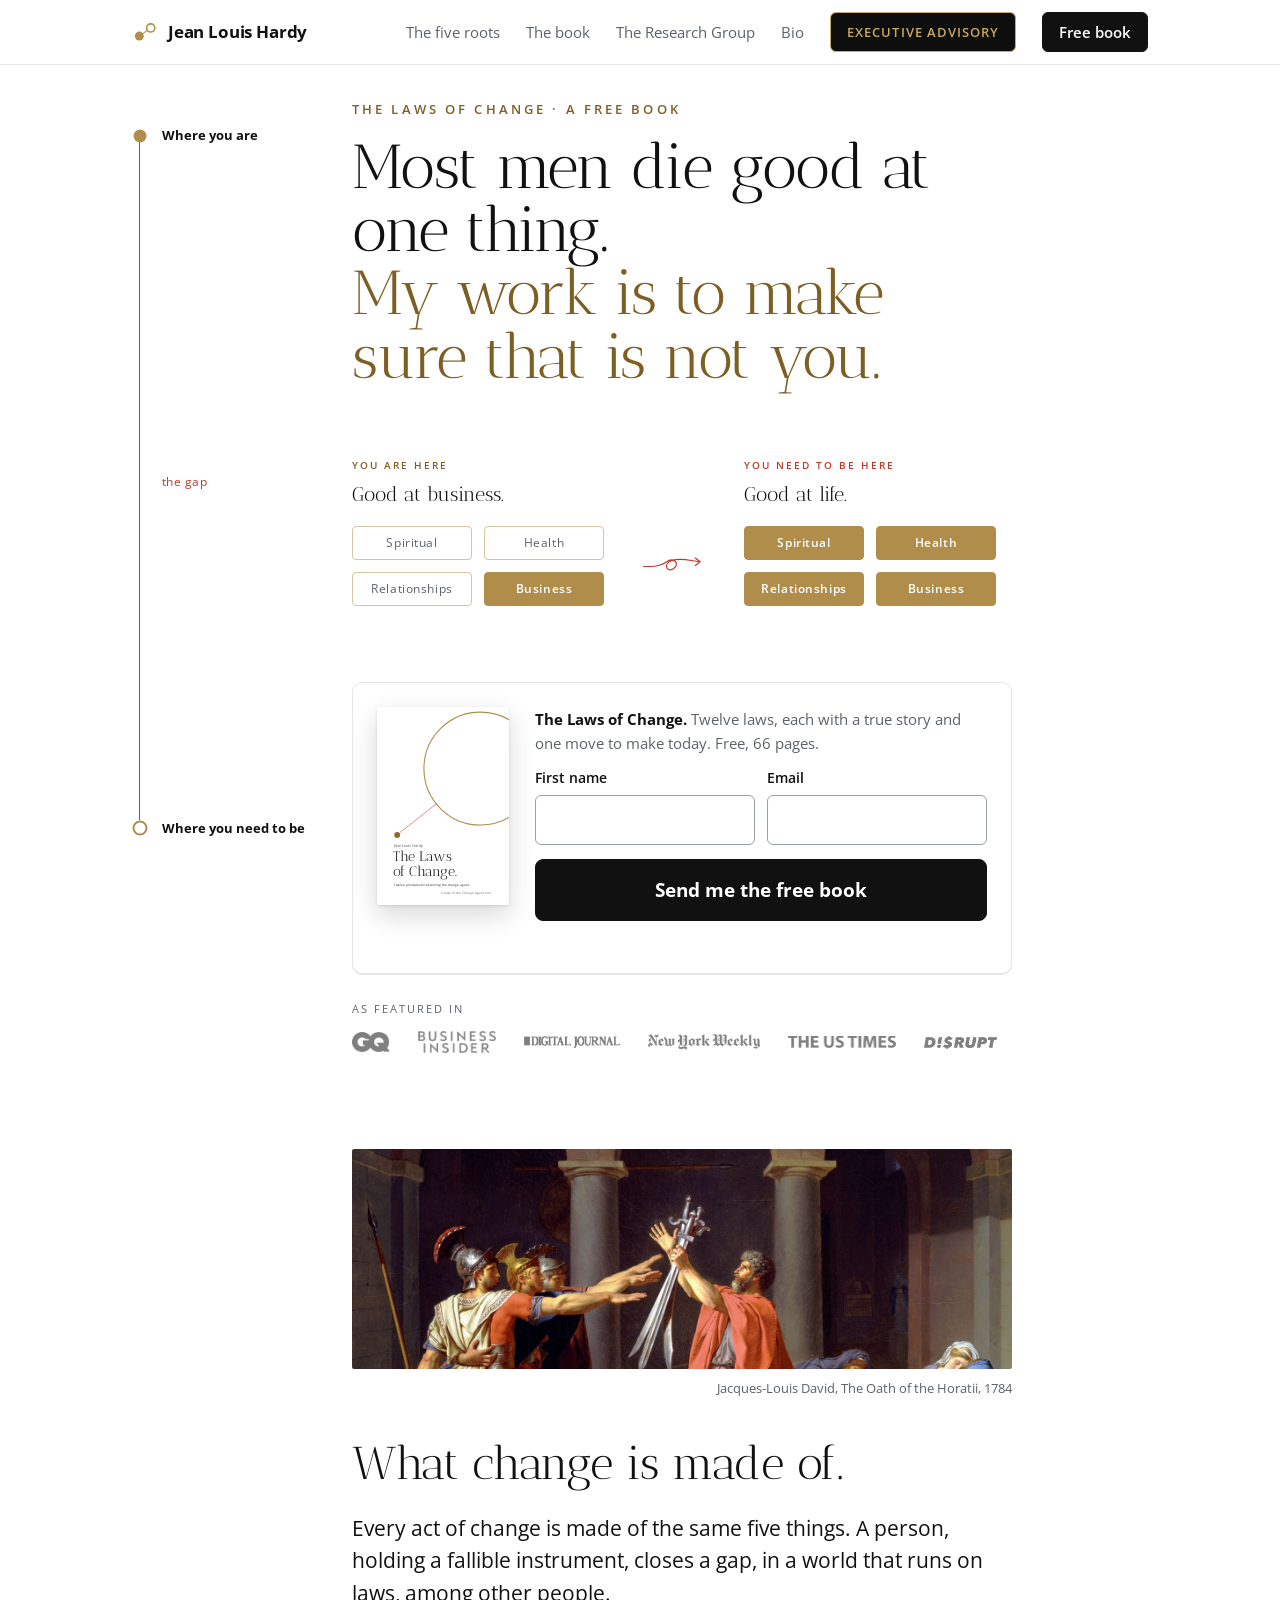
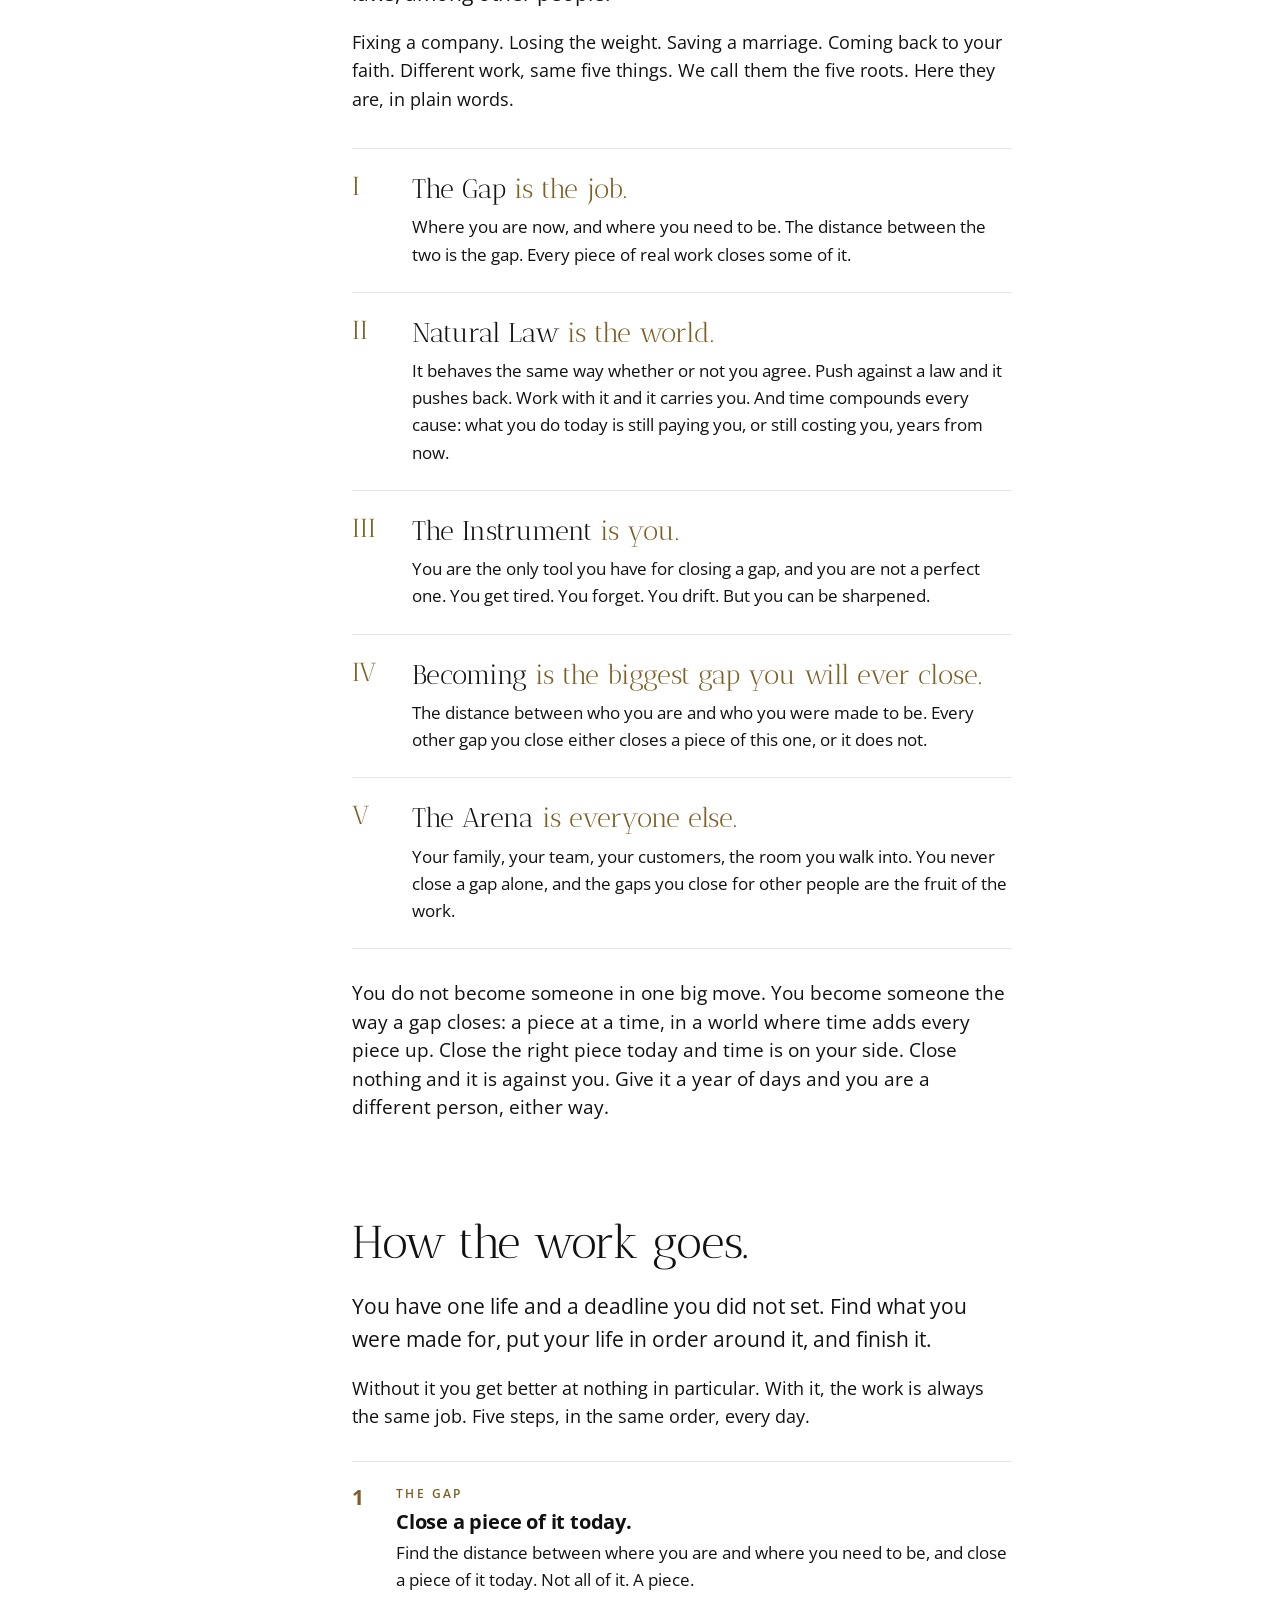
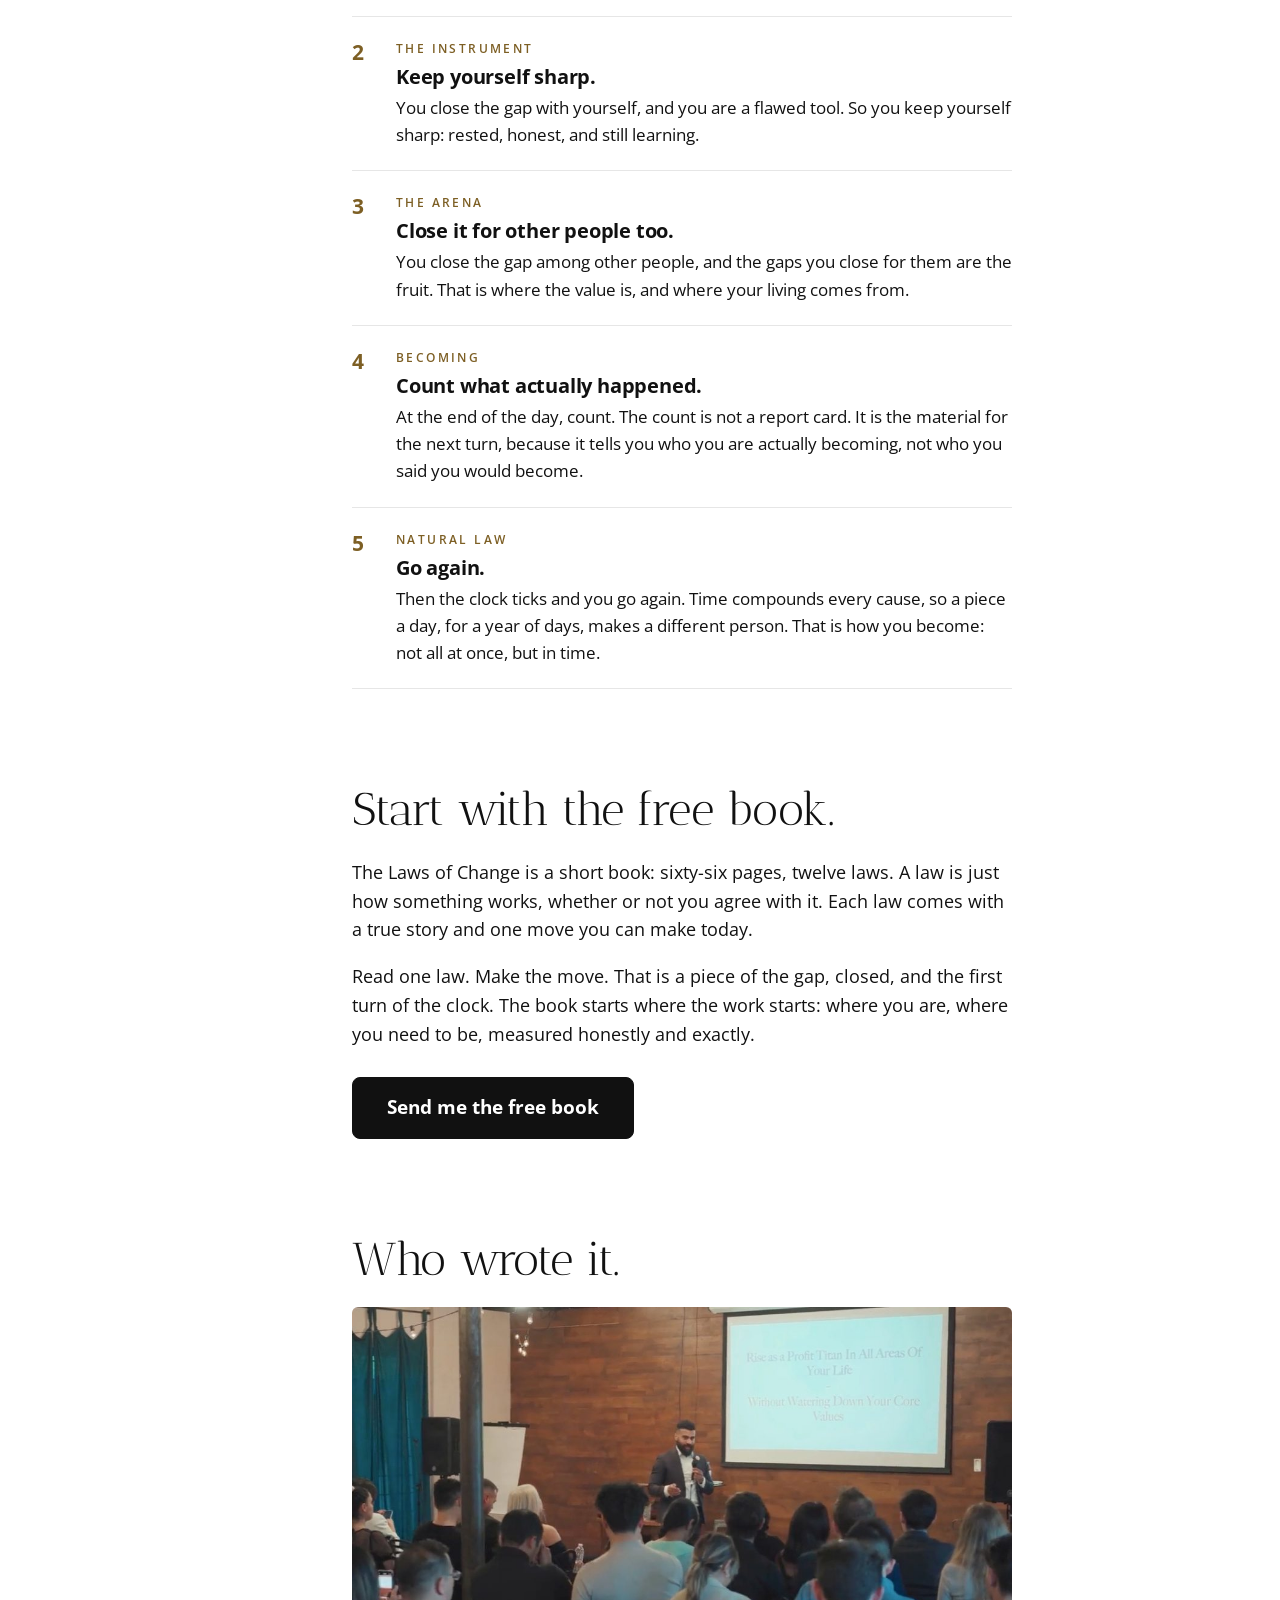
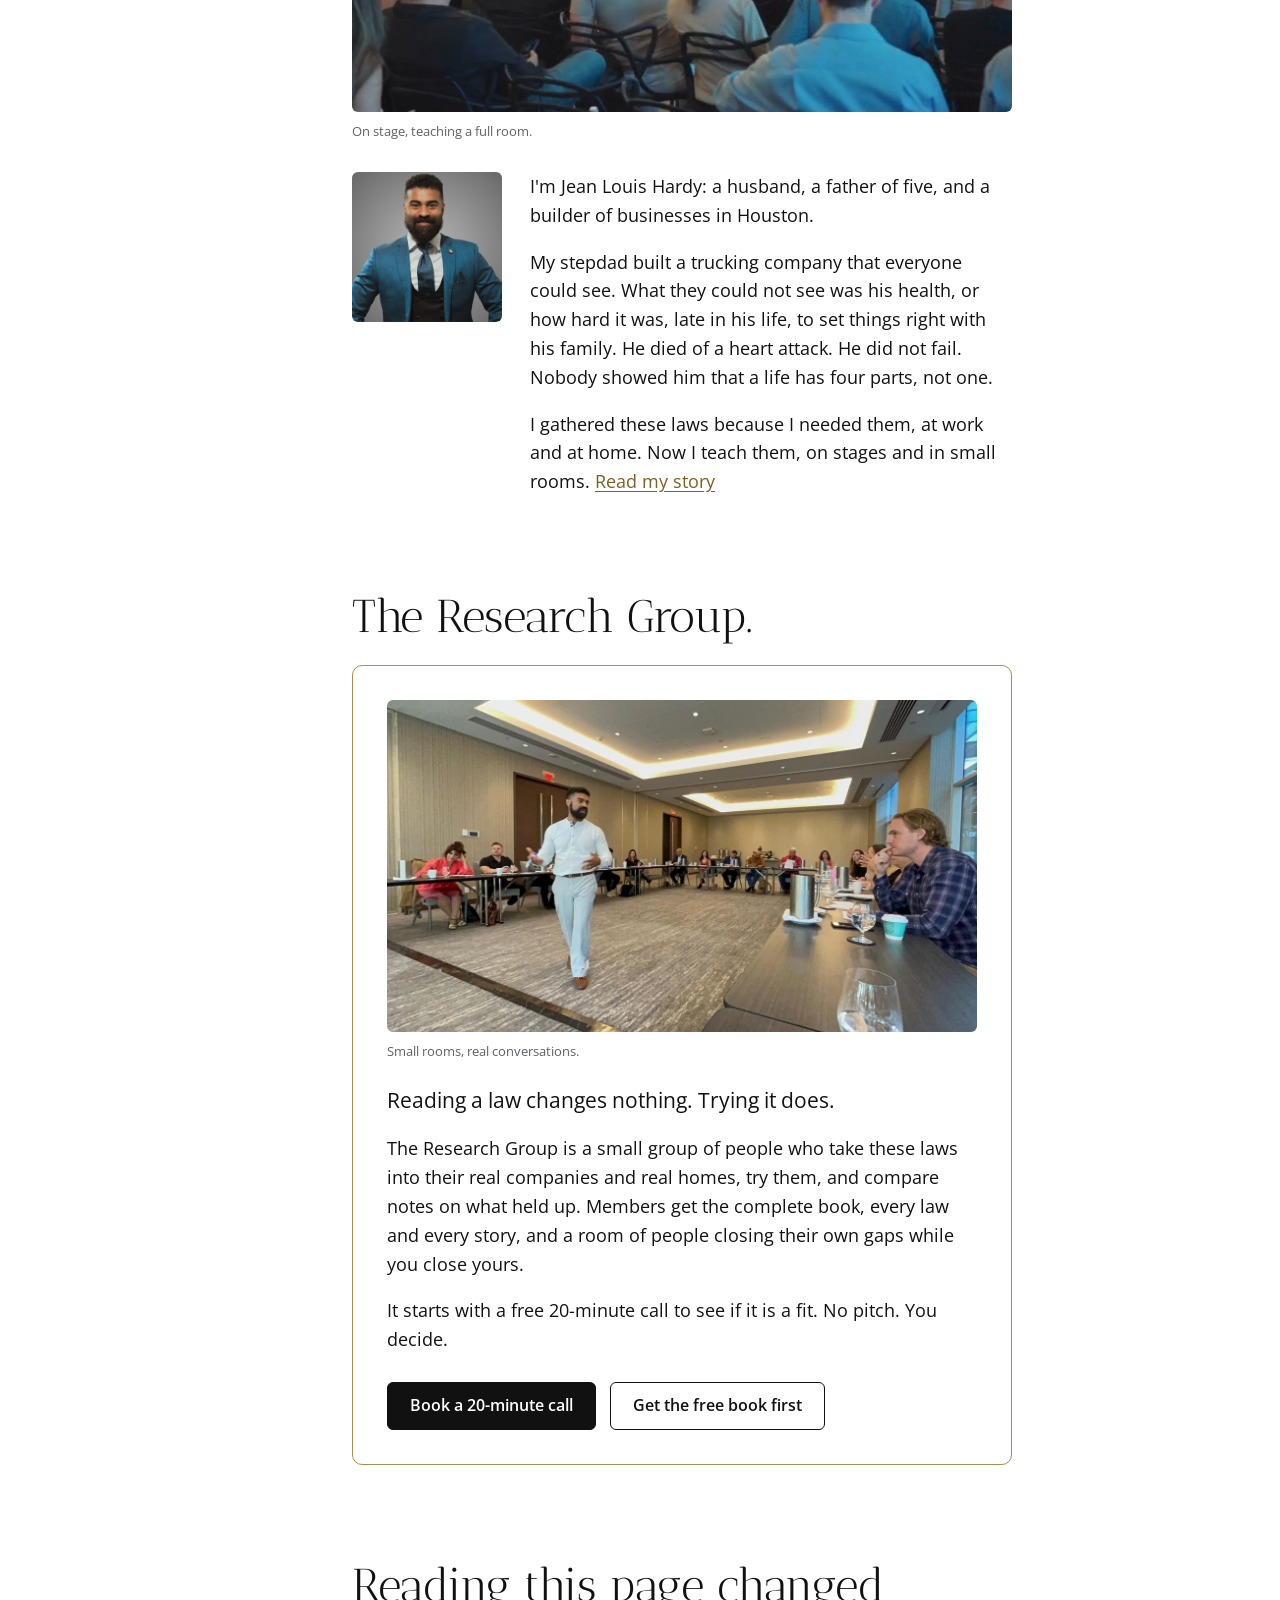
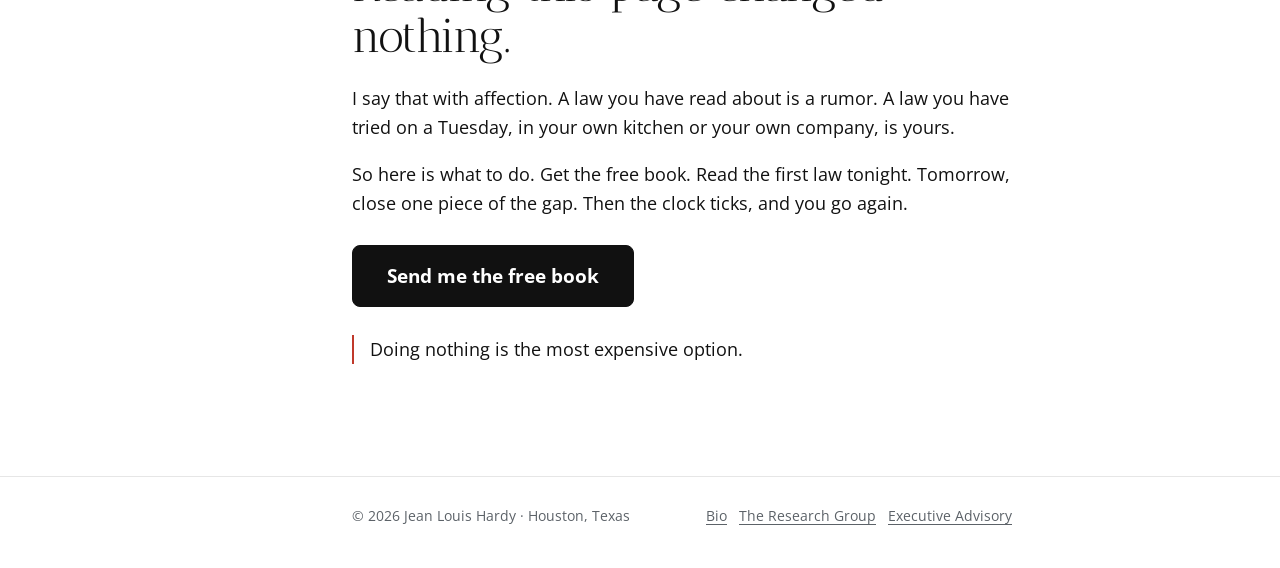
<file: index.html>
<!doctype html>
<html lang="en">
<head>
<meta charset="utf-8">
<meta name="viewport" content="width=device-width, initial-scale=1">
<title>Jean Louis Hardy · The Laws of Change, a free book</title>
<meta name="description" content="Jean Louis Hardy, author of The Laws of Change and founder of The Research Group. Most men die good at one thing and absent from the rest. A short free book: the five things every act of change is made of, twelve laws, and one move to make today.">
<meta name="author" content="Jean Louis Hardy">
<link rel="canonical" href="https://jlouishardy.com/">
<link rel="icon" href="/favicon.ico" sizes="48x48">
<link rel="icon" href="/favicon.svg" type="image/svg+xml">
<link rel="icon" href="/favicon-192.png" type="image/png" sizes="192x192">
<link rel="apple-touch-icon" href="/apple-touch-icon.png">
<meta property="og:type" content="website">
<meta property="og:url" content="https://jlouishardy.com/">
<meta property="og:site_name" content="Jean Louis Hardy">
<meta property="og:title" content="Jean Louis Hardy · The Laws of Change, a free book">
<meta property="og:description" content="Most men die good at one thing. My work is to make sure that is not you. The Laws of Change, a free book by Jean Louis Hardy.">
<meta property="og:image" content="https://jlouishardy.com/og.png">
<meta property="og:image:width" content="1200">
<meta property="og:image:height" content="630">
<meta property="og:image:alt" content="The Laws of Change, a free book by Jean Louis Hardy">
<meta name="twitter:card" content="summary_large_image">
<meta name="twitter:title" content="Jean Louis Hardy · The Laws of Change, a free book">
<meta name="twitter:description" content="Most men die good at one thing. My work is to make sure that is not you. A free book.">
<meta name="twitter:site" content="@jlouishardy">
<meta name="twitter:creator" content="@jlouishardy">
<meta name="twitter:image" content="https://jlouishardy.com/og.png">
<link rel="preconnect" href="https://fonts.googleapis.com">
<link rel="preconnect" href="https://fonts.gstatic.com" crossorigin>
<link href="https://fonts.googleapis.com/css2?family=Antic+Didone&family=Open+Sans:ital,wght@0,400;0,600;0,700;1,400&display=swap" rel="stylesheet">
<link rel="stylesheet" href="site.css?v=20261019">
<script type="application/ld+json">
{"@context":"https://schema.org","@graph":[
 {"@type":"Person","@id":"https://jlouishardy.com/#jean","name":"Jean Louis Hardy","alternateName":["Jean-Louis Hardy","Jean Hardy","J. Louis Hardy"],"givenName":"Jean Louis","familyName":"Hardy","url":"https://jlouishardy.com/","mainEntityOfPage":"https://jlouishardy.com/bio.html","image":"https://jlouishardy.com/jean.jpg","jobTitle":"Author and teacher","description":"Jean Louis Hardy is the author of The Laws of Change and the founder of The Research Group. A husband, a father of five, and a builder of businesses in Houston, Texas, he teaches the laws that do not change, on stages and in small rooms, to people who got very good at one thing and want to be good at life.","address":{"@type":"PostalAddress","addressLocality":"Houston","addressRegion":"TX","addressCountry":"US"},"knowsAbout":["The Laws of Change","personal change","focus and essentialism","leadership","executive advisory","building businesses"],"sameAs":["https://www.youtube.com/@Jlouishardy","https://www.instagram.com/jlouishardy/","https://www.linkedin.com/in/jeanlouishardy/","https://x.com/jlouishardy","https://www.facebook.com/jlouishardy","https://www.skool.com/@jeanlouishardy"],"subjectOf":[{"@type":"NewsArticle","headline":"Jean Louis Hardy on the secret mindset that allows you to control your destiny","url":"https://gq.co.za/wealth/2022-09-30-jean-louis-hardy-on-the-secret-mindset-that-allows-you-to-control-your-destiny/","publisher":{"@type":"Organization","name":"GQ South Africa"}},{"@type":"NewsArticle","headline":"Jean Louis Hardy lights a torch that guides entrepreneurs to success","url":"https://nyweekly.com/business/jean-louis-hardy-lights-a-torch-that-guides-entrepreneurs-to-success/","publisher":{"@type":"Organization","name":"New York Weekly"}},{"@type":"NewsArticle","headline":"Jean Louis Hardy: a man on a mission to unleash your limitless God-given potential","url":"https://theustimes.com/jean-louis-hardy-a-man-on-a-mission-to-unleash-your-limitless-god-given-potential/","publisher":{"@type":"Organization","name":"The US Times"}},{"@type":"NewsArticle","headline":"Unleash your destiny with Jean Louis Hardy: the inspiring story of a transformational business coach","url":"https://disruptmagazine.com/unleash-your-destiny-with-jean-louis-hardy-the-inspiring-story-of-a-transformational-business-coach/","publisher":{"@type":"Organization","name":"Disrupt Magazine"}}]},
 {"@type":"WebSite","@id":"https://jlouishardy.com/#site","url":"https://jlouishardy.com/","name":"Jean Louis Hardy","alternateName":"The Laws of Change","description":"The Laws of Change, a free book by Jean Louis Hardy, and The Research Group.","publisher":{"@id":"https://jlouishardy.com/#jean"},"inLanguage":"en"},
 {"@type":"Book","@id":"https://jlouishardy.com/#book","name":"The Laws of Change","author":{"@id":"https://jlouishardy.com/#jean"},"bookFormat":"https://schema.org/EBook","numberOfPages":66,"isAccessibleForFree":true,"inLanguage":"en","url":"https://jlouishardy.com/","image":"https://jlouishardy.com/og.png","description":"Twelve laws, each with a true story and one move to make today. Free, 66 pages."}
]}
</script>

<!--
  THIS SITE LIVES AT jlouishardy.com. Three settings, each in one place, in the script at the bottom:
    LEAD_EMAIL  where sign-ups are emailed (through formsubmit.co)
    CALL_URL    the 20-minute call on Calendly
  The free book is the-laws-of-change.pdf in this folder. After sign-up, people land on thanks.html.
-->
</head>
<body>
<a class="skip" href="#main">Skip to the page</a>

<header class="head">
  <div class="shell head-in">
    <a class="brand" href="#top" aria-label="Jean Louis Hardy, top of page">
      <svg viewBox="0 0 32 32" aria-hidden="true"><line x1="11" y1="19.5" x2="21" y2="12.5" stroke="#B08D4A" stroke-width="1.4"/><circle cx="9" cy="21" r="5.5" fill="#B08D4A"/><circle cx="23" cy="11" r="5" fill="#FFFFFF" stroke="#B08D4A" stroke-width="2"/></svg>
      Jean Louis Hardy
    </a>
    <nav class="nav" aria-label="Page">
      <a class="plain" href="#roots">The five roots</a>
      <a class="plain" href="#book">The book</a>
      <a class="plain" href="#group">The Research Group</a>
      <a class="plain tab" href="bio.html">Bio</a>
      <a class="exec" href="advisory.html">Executive Advisory</a>
      <a class="btn small" href="#get" data-get>Free book</a>
    </nav>
  </div>
  <div class="bar" aria-hidden="true"><span class="done"></span><span class="gap"></span><span class="goal"></span><span class="dot"></span></div>
</header>

<!-- the gap, in the left margin: the dot is where you are, the open circle is where you want to be -->
<div class="rail" aria-hidden="true">
  <span class="start"></span><span class="done"></span><span class="gap"></span><span class="goal"></span><span class="dot"></span>
  <span class="lab from"><b>Where you are</b></span>
  <span class="mid">the gap</span>
  <span class="lab to"><b>Where you need to be</b></span>
</div>

<main id="main">
<div id="home">
<div class="shell" id="top">

  <section class="hero">
    <div class="col">
      <p class="kicker">The Laws of Change &middot; A free book</p>
      <h1>Most men die good at one thing. <span class="second">My work is to make sure that is not you.</span></h1>

      <!-- the four parts of a life: you are here (good at business), you need to be here (good at life) -->
      <figure class="four" aria-label="A life has four parts: spiritual, health, relationships, business. You are here: good at business, the other three empty. You need to be here: good at life, all four full.">
        <div class="state">
          <p class="state-label">You are here</p>
          <p class="state-sub">Good at business.</p>
          <ul class="boxes">
            <li>Spiritual</li>
            <li>Health</li>
            <li>Relationships</li>
            <li class="full">Business</li>
          </ul>
        </div>
        <div class="between" aria-hidden="true">
          <svg class="swirl" viewBox="0 0 120 60" focusable="false">
            <path d="M3 31 C 22 31, 34 31, 45 23 C 60 12, 72 26, 59 35 C 47 43, 39 27, 55 20 C 74 13, 92 21, 108 22" fill="none" stroke="#C0392B" stroke-width="2.2" stroke-linecap="round" stroke-linejoin="round"/>
            <path d="M100 15 L 109 22 L 100 29" fill="none" stroke="#C0392B" stroke-width="2.2" stroke-linecap="round" stroke-linejoin="round"/>
          </svg>
        </div>
        <div class="state">
          <p class="state-label need">You need to be here</p>
          <p class="state-sub">Good at life.</p>
          <ul class="boxes">
            <li class="full">Spiritual</li>
            <li class="full">Health</li>
            <li class="full">Relationships</li>
            <li class="full">Business</li>
          </ul>
        </div>
      </figure>

      <div class="offer-card" id="get">
        <svg class="cover" viewBox="0 0 360 540" width="132" height="198" role="img" aria-label="Cover of The Laws of Change by Jean Louis Hardy"><rect width="360" height="540" fill="#fff"/><circle cx="282" cy="168" r="154" fill="none" stroke="#B08D4A" stroke-width="3"/><line x1="62" y1="343" x2="162" y2="264" stroke="#C0392B" stroke-width="1.5"/><circle cx="55" cy="349" r="8" fill="#8E6B2C"/><text x="47" y="383" font-family="Open Sans,Helvetica,Arial,sans-serif" font-size="10" fill="#5C6268">Jean Louis Hardy</text><text x="44" y="421" font-family="Antic Didone,Georgia,serif" font-size="38" fill="#111">The Laws</text><text x="44" y="460" font-family="Antic Didone,Georgia,serif" font-size="38" fill="#111">of Change.</text><text x="47" y="487" font-family="Open Sans,Helvetica,Arial,sans-serif" font-size="9" fill="#111">Twelve principles for becoming the change agent.</text><text x="313" y="510" text-anchor="end" font-family="Open Sans,Helvetica,Arial,sans-serif" font-size="7" fill="#5C6268">A taste of the Change Agent tool.</text></svg>
        <p class="what"><strong>The Laws of Change.</strong> Twelve laws, each with a true story and one move to make today. Free, 66 pages.</p>
        <form class="get" id="get-form" novalidate>
          <div class="row">
            <div>
              <label for="f-name">First name</label>
              <input type="text" id="f-name" name="name" autocomplete="given-name" required>
            </div>
            <div>
              <label for="f-email">Email</label>
              <input type="email" id="f-email" name="email" autocomplete="email" inputmode="email" required>
            </div>
          </div>
          <div class="trap" aria-hidden="true"><label for="f-hp">Leave this empty</label><input type="text" id="f-hp" name="_honey" tabindex="-1" autocomplete="off"></div>
          <button class="btn big" type="submit" id="f-btn">Send me the free book</button>
          <p class="err" id="f-err" role="alert"></p>
        </form>
      </div>
      <div class="press" aria-label="Jean Louis Hardy in the press">
        <span class="press-label">As featured in</span>
        <ul class="logos">
          <li><a href="https://gq.co.za/wealth/2022-09-30-jean-louis-hardy-on-the-secret-mindset-that-allows-you-to-control-your-destiny/" target="_blank" rel="noopener"><img class="l-gq" src="press-gq.png" width="182" height="96" alt="GQ South Africa"></a></li>
          <li><img class="l-bi" src="press-businessinsider.png" width="342" height="96" alt="Business Insider"></li>
          <li><img class="l-dj" src="press-digitaljournal.png" width="765" height="96" alt="Digital Journal"></li>
          <li><a href="https://nyweekly.com/business/jean-louis-hardy-lights-a-torch-that-guides-entrepreneurs-to-success/" target="_blank" rel="noopener"><img class="l-nyw" src="press-nyweekly.png" width="671" height="96" alt="New York Weekly"></a></li>
          <li><a href="https://theustimes.com/jean-louis-hardy-a-man-on-a-mission-to-unleash-your-limitless-god-given-potential/" target="_blank" rel="noopener"><img class="l-ust" src="press-ustimes.png" width="869" height="96" alt="The US Times"></a></li>
          <li><a href="https://disruptmagazine.com/unleash-your-destiny-with-jean-louis-hardy-the-inspiring-story-of-a-transformational-business-coach/" target="_blank" rel="noopener"><img class="l-dis" src="press-disrupt.png" width="533" height="96" alt="Disrupt Magazine"></a></li>
        </ul>
      </div>
    </div>
  </section>

  <section id="roots">
    <div class="col">
      <figure class="art">
        <img src="horatii.jpg" width="1200" height="400" alt="Three Roman brothers reach toward the swords their father holds up, in The Oath of the Horatii" loading="lazy">
        <figcaption>Jacques-Louis David, The Oath of the Horatii, 1784</figcaption>
      </figure>
      <h2>What change is made of.</h2>
      <p class="lede">Every act of change is made of the same five things. A person, holding a fallible instrument, closes a gap, in a world that runs on laws, among other people.</p>
      <p>Fixing a company. Losing the weight. Saving a marriage. Coming back to your faith. Different work, same five things. We call them the five roots. Here they are, in plain words.</p>
      <ol class="roots">
        <li>
          <h3>The Gap <span>is the job.</span></h3>
          <p>Where you are now, and where you need to be. The distance between the two is the gap. Every piece of real work closes some of it.</p>
        </li>
        <li>
          <h3>Natural Law <span>is the world.</span></h3>
          <p>It behaves the same way whether or not you agree. Push against a law and it pushes back. Work with it and it carries you. And time compounds every cause: what you do today is still paying you, or still costing you, years from now.</p>
        </li>
        <li>
          <h3>The Instrument <span>is you.</span></h3>
          <p>You are the only tool you have for closing a gap, and you are not a perfect one. You get tired. You forget. You drift. But you can be sharpened.</p>
        </li>
        <li>
          <h3>Becoming <span>is the biggest gap you will ever close.</span></h3>
          <p>The distance between who you are and who you were made to be. Every other gap you close either closes a piece of this one, or it does not.</p>
        </li>
        <li>
          <h3>The Arena <span>is everyone else.</span></h3>
          <p>Your family, your team, your customers, the room you walk into. You never close a gap alone, and the gaps you close for other people are the fruit of the work.</p>
        </li>
      </ol>
      <p class="turn">You do not become someone in one big move. You become someone the way a gap closes: a piece at a time, in a world where time adds every piece up. Close the right piece today and time is on your side. Close nothing and it is against you. Give it a year of days and you are a different person, either way.</p>
    </div>
  </section>

  <section id="work">
    <div class="col">
      <h2>How the work goes.</h2>
      <p class="lede">You have one life and a deadline you did not set. Find what you were made for, put your life in order around it, and finish it.</p>
      <p>Without it you get better at nothing in particular. With it, the work is always the same job. Five steps, in the same order, every day.</p>
      <ol class="parts steps">
        <li><div><span class="root">The Gap</span><h3>Close a piece of it today.</h3><p>Find the distance between where you are and where you need to be, and close a piece of it today. Not all of it. A piece.</p></div></li>
        <li><div><span class="root">The Instrument</span><h3>Keep yourself sharp.</h3><p>You close the gap with yourself, and you are a flawed tool. So you keep yourself sharp: rested, honest, and still learning.</p></div></li>
        <li><div><span class="root">The Arena</span><h3>Close it for other people too.</h3><p>You close the gap among other people, and the gaps you close for them are the fruit. That is where the value is, and where your living comes from.</p></div></li>
        <li><div><span class="root">Becoming</span><h3>Count what actually happened.</h3><p>At the end of the day, count. The count is not a report card. It is the material for the next turn, because it tells you who you are actually becoming, not who you said you would become.</p></div></li>
        <li><div><span class="root">Natural Law</span><h3>Go again.</h3><p>Then the clock ticks and you go again. Time compounds every cause, so a piece a day, for a year of days, makes a different person. That is how you become: not all at once, but in time.</p></div></li>
      </ol>
    </div>
  </section>

  <section id="book">
    <div class="col">
      <h2>Start with the free book.</h2>
      <p>The Laws of Change is a short book: sixty-six pages, twelve laws. A law is just how something works, whether or not you agree with it. Each law comes with a true story and one move you can make today.</p>
      <p>Read one law. Make the move. That is a piece of the gap, closed, and the first turn of the clock. The book starts where the work starts: where you are, where you need to be, measured honestly and exactly.</p>
      <div class="cta">
        <a class="btn big" href="#get" data-get>Send me the free book</a>
      </div>
    </div>
  </section>

  <section id="about">
    <div class="col">
      <h2>Who wrote it.</h2>
      <figure class="photo">
        <img src="jean-stage.jpg" width="1091" height="669" alt="Jean Louis Hardy speaking to a full room, in front of a slide that reads: Rise in all areas of your life without watering down your core values" loading="lazy">
        <figcaption>On stage, teaching a full room.</figcaption>
      </figure>
      <div class="about">
        <img src="jean.jpg" width="150" height="150" alt="Jean Louis Hardy" loading="lazy">
        <div>
          <p>I'm Jean Louis Hardy: a husband, a father of five, and a builder of businesses in Houston.</p>
          <p>My stepdad built a trucking company that everyone could see. What they could not see was his health, or how hard it was, late in his life, to set things right with his family. He died of a heart attack. He did not fail. Nobody showed him that a life has four parts, not one.</p>
          <p>I gathered these laws because I needed them, at work and at home. Now I teach them, on stages and in small rooms. <a href="bio.html">Read my story</a></p>
        </div>
      </div>
    </div>
  </section>

  <section id="group">
    <div class="col">
      <h2>The Research Group.</h2>
      <div class="group">
        <figure class="photo">
          <img src="jean-group.jpg" width="1200" height="676" alt="Jean Louis Hardy teaching a small group seated around tables" loading="lazy">
          <figcaption>Small rooms, real conversations.</figcaption>
        </figure>
        <p class="lede">Reading a law changes nothing. Trying it does.</p>
        <p>The Research Group is a small group of people who take these laws into their real companies and real homes, try them, and compare notes on what held up. Members get the complete book, every law and every story, and a room of people closing their own gaps while you close yours.</p>
        <p>It starts with a free 20-minute call to see if it is a fit. No pitch. You decide.</p>
        <div class="cta">
          <a class="btn" href="https://calendly.com/jean-eng2/30min" data-link="call" target="_blank" rel="noopener">Book a 20-minute call</a>
          <a class="btn quiet" href="#get" data-get>Get the free book first</a>
        </div>
      </div>
    </div>
  </section>

  <section class="last close">
    <div class="col">
      <h2>Reading this page changed nothing.</h2>
      <p>I say that with affection. A law you have read about is a rumor. A law you have tried on a Tuesday, in your own kitchen or your own company, is yours.</p>
      <p>So here is what to do. Get the free book. Read the first law tonight. Tomorrow, close one piece of the gap. Then the clock ticks, and you go again.</p>
      <div class="cta">
        <a class="btn big" href="#get" data-get>Send me the free book</a>
      </div>
      <p class="aside">Doing nothing is the most expensive option.</p>
    </div>
  </section>

</div>
</div>

</main>

<footer>
  <div class="shell">
    <div class="col">
      <span>&copy; 2026 Jean Louis Hardy &middot; Houston, Texas</span>
      <span><a href="bio.html">Bio</a> &nbsp; <a href="#group">The Research Group</a> &nbsp; <a href="advisory.html">Executive Advisory</a></span>
    </div>
  </div>
</footer>

<script>
(function(){
  /* ---- settings: each lives here and nowhere else ---- */
  var LEAD_EMAIL = 'jean@eng2.ca';                          /* sign-ups are emailed here through formsubmit.co */
  var CALL_URL   = 'https://calendly.com/jean-eng2/30min';  /* the 20-minute call */

  var root = document.documentElement;
  Array.prototype.forEach.call(document.querySelectorAll('[data-link=call]'), function(a){ a.href = CALL_URL; });

  /* ---- the gap closes as you read ---- */
  var ticking = false;
  function measure(){
    ticking = false;
    var max = root.scrollHeight - window.innerHeight;
    var p = max > 0 ? Math.min(1, Math.max(0, window.scrollY / max)) : 0;
    root.style.setProperty('--p', p.toFixed(4));
    root.classList.toggle('near', p > 0.86);
    root.classList.toggle('arrived', p > 0.985);
  }
  function onScroll(){ if(!ticking){ ticking = true; requestAnimationFrame(measure); } }
  window.addEventListener('scroll', onScroll, {passive:true});
  window.addEventListener('resize', onScroll);

  /* ---- a hash in the address scrolls to that section (the Bio is its own page, bio.html) ---- */
  function route(){
    var el = location.hash.length > 1 ? document.getElementById(location.hash.slice(1)) : null;
    if(el){ el.scrollIntoView(); }
    measure();
  }
  window.addEventListener('hashchange', route);
  route();

  /* ---- every "free book" button brings you to the form ---- */
  var form = document.getElementById('get-form'), nameIn = document.getElementById('f-name'), emailIn = document.getElementById('f-email');
  var btn = document.getElementById('f-btn'), err = document.getElementById('f-err');
  Array.prototype.forEach.call(document.querySelectorAll('[data-get]'), function(a){
    a.addEventListener('click', function(e){
      e.preventDefault();
      document.getElementById('get').scrollIntoView({behavior:'smooth', block:'center'});
      setTimeout(function(){ nameIn.focus({preventScroll:true}); }, 450);
    });
  });

  /* ---- sign-up: email Jean, then open the thank-you page with the download ---- */
  function bad(input, msg){ input.setAttribute('aria-invalid','true'); err.textContent = msg; input.focus(); }
  [nameIn, emailIn].forEach(function(i){ i.addEventListener('input', function(){ i.removeAttribute('aria-invalid'); err.textContent = ''; }); });

  form.addEventListener('submit', function(e){
    e.preventDefault();
    var name = nameIn.value.trim(), email = emailIn.value.trim();
    if(!name){ bad(nameIn, 'Please add your first name.'); return; }
    if(!/^[^\s@]+@[^\s@]+\.[^\s@]{2,}$/.test(email)){ bad(emailIn, 'Please check your email address.'); return; }
    if(document.getElementById('f-hp').value){ return; }
    btn.disabled = true; btn.textContent = 'One moment...';
    try{ sessionStorage.setItem('loc-reader', JSON.stringify({name:name, email:email})); }catch(x){}
    var gone = false;
    function go(){ if(!gone){ gone = true; location.href = 'thanks.html'; } }
    var timer = setTimeout(go, 6000);
    fetch('https://formsubmit.co/ajax/' + LEAD_EMAIL, {
      method:'POST',
      headers:{'Content-Type':'application/json','Accept':'application/json'},
      body:JSON.stringify({_subject:'New free book sign-up: ' + name, _template:'table', name:name, email:email, source:'jlouishardy.com free book'})
    }).catch(function(){}).then(function(){ clearTimeout(timer); go(); });
  });

  measure();
})();
</script>
</body>
</html>
</file>
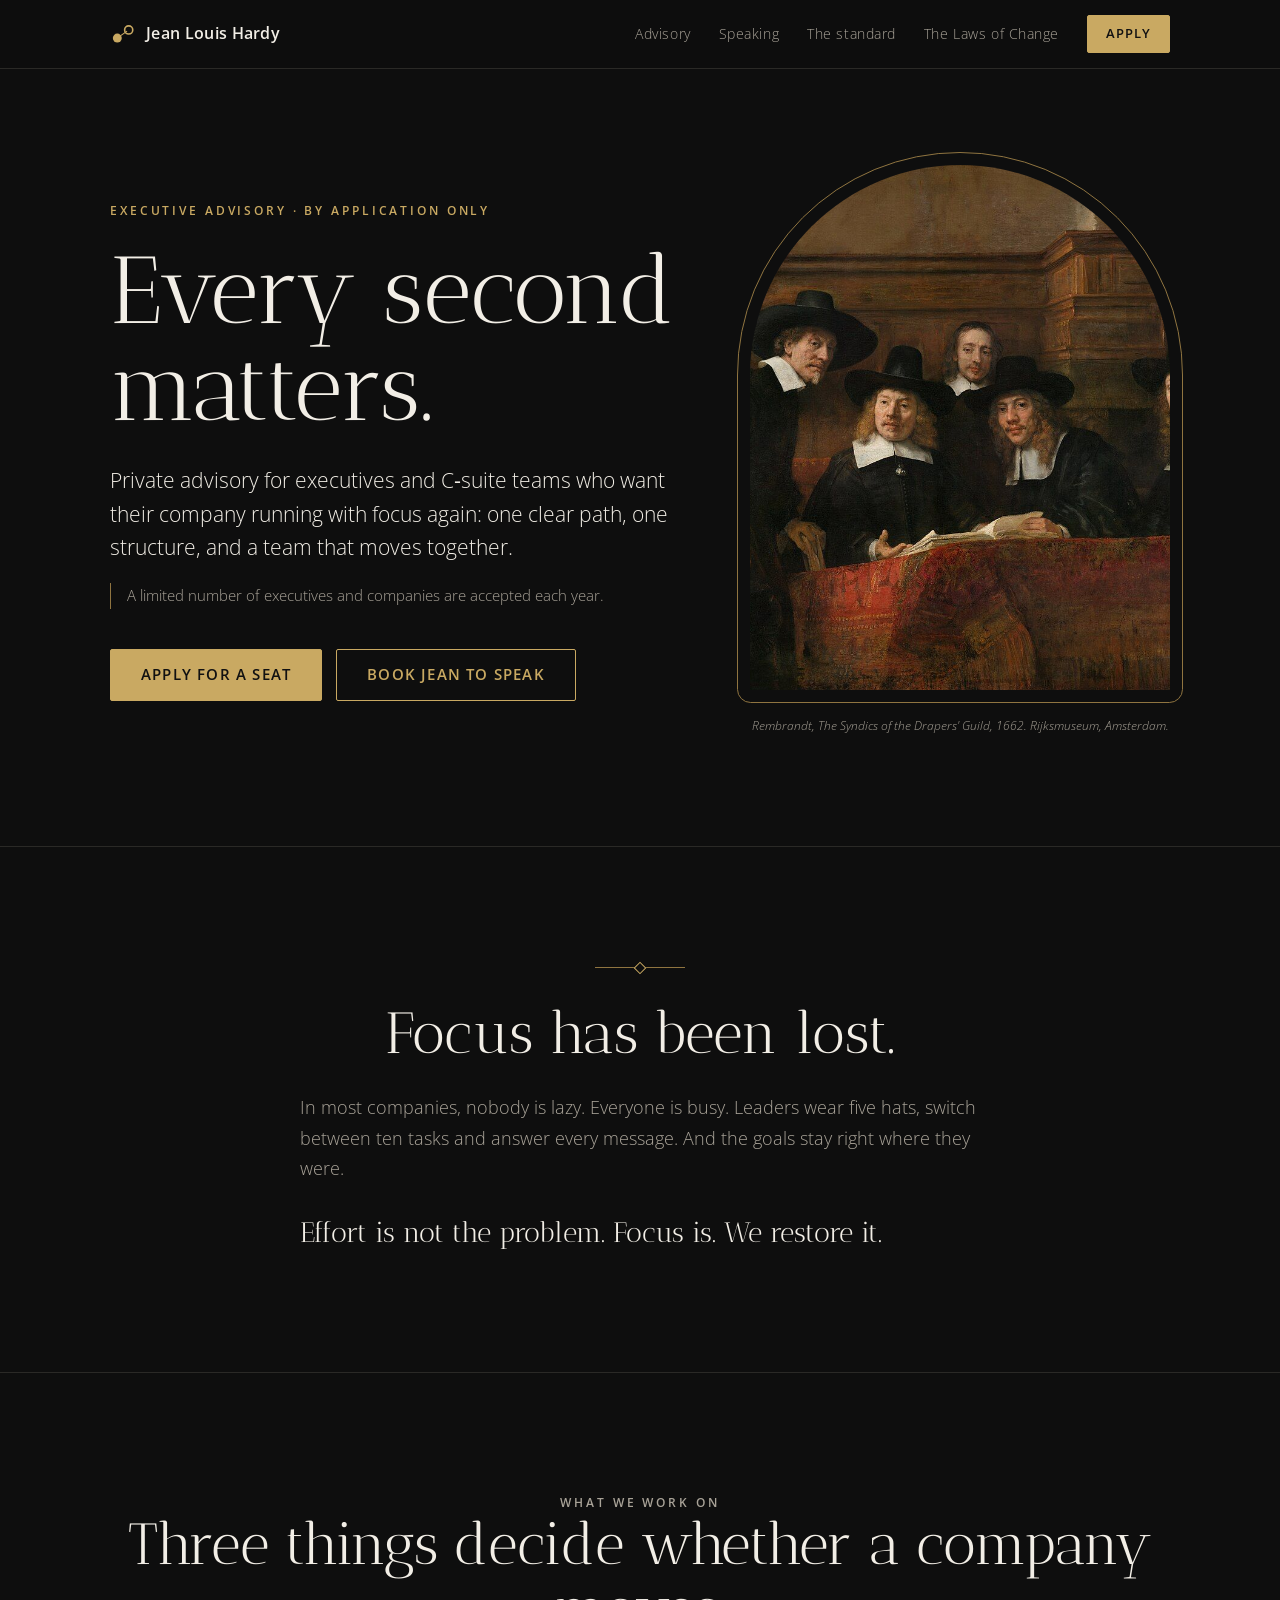
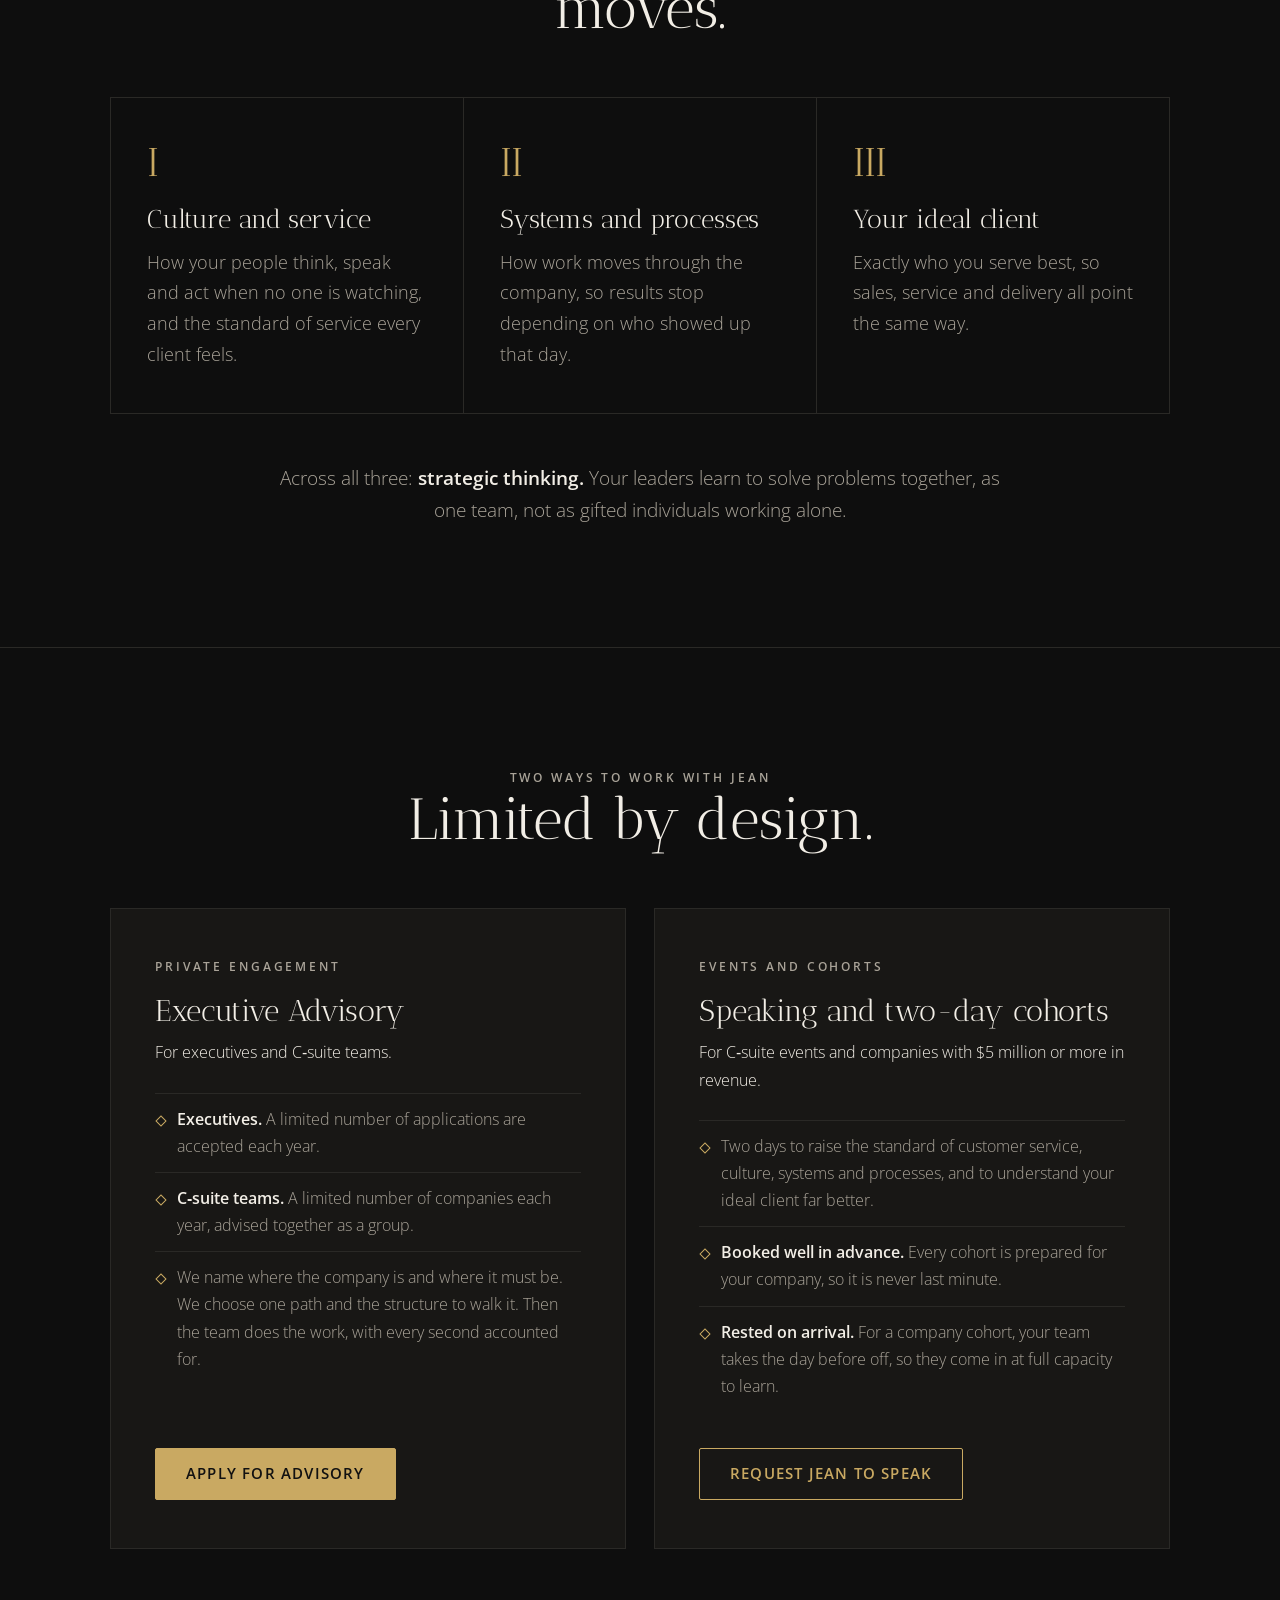
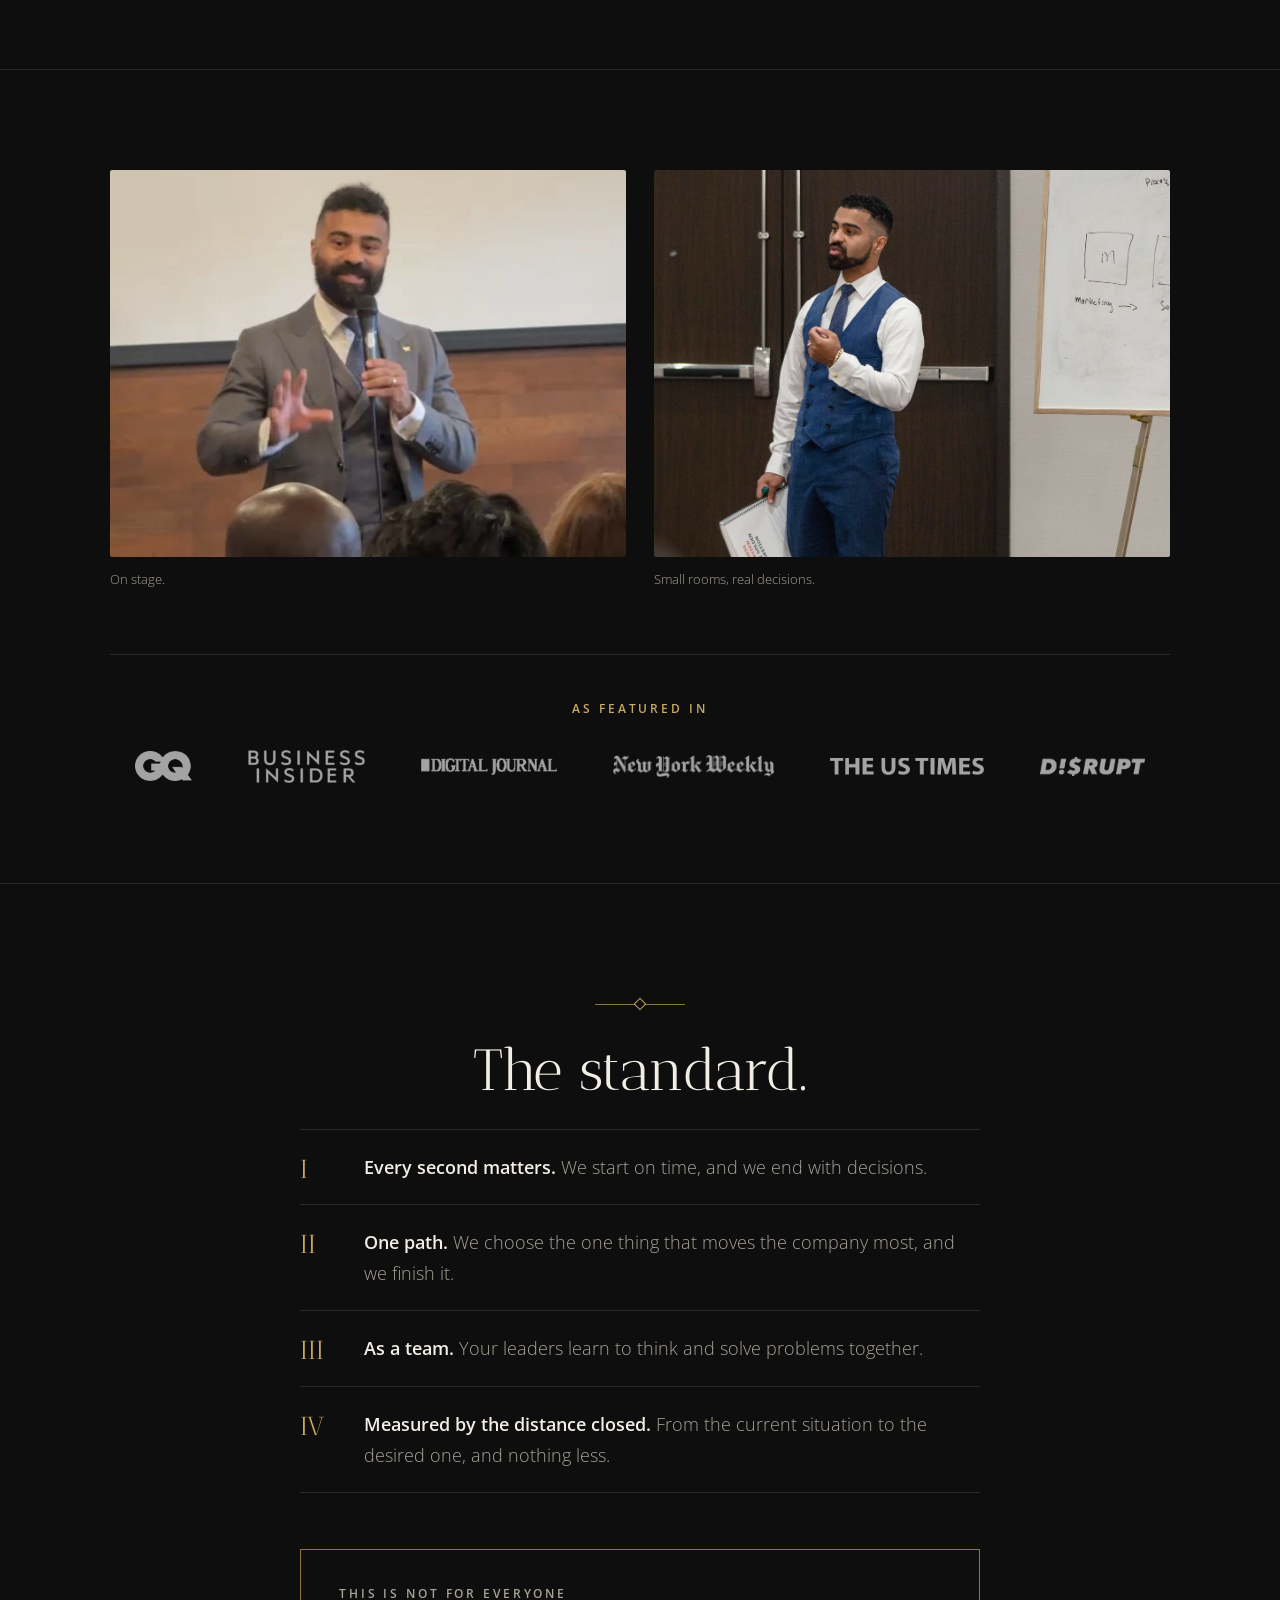
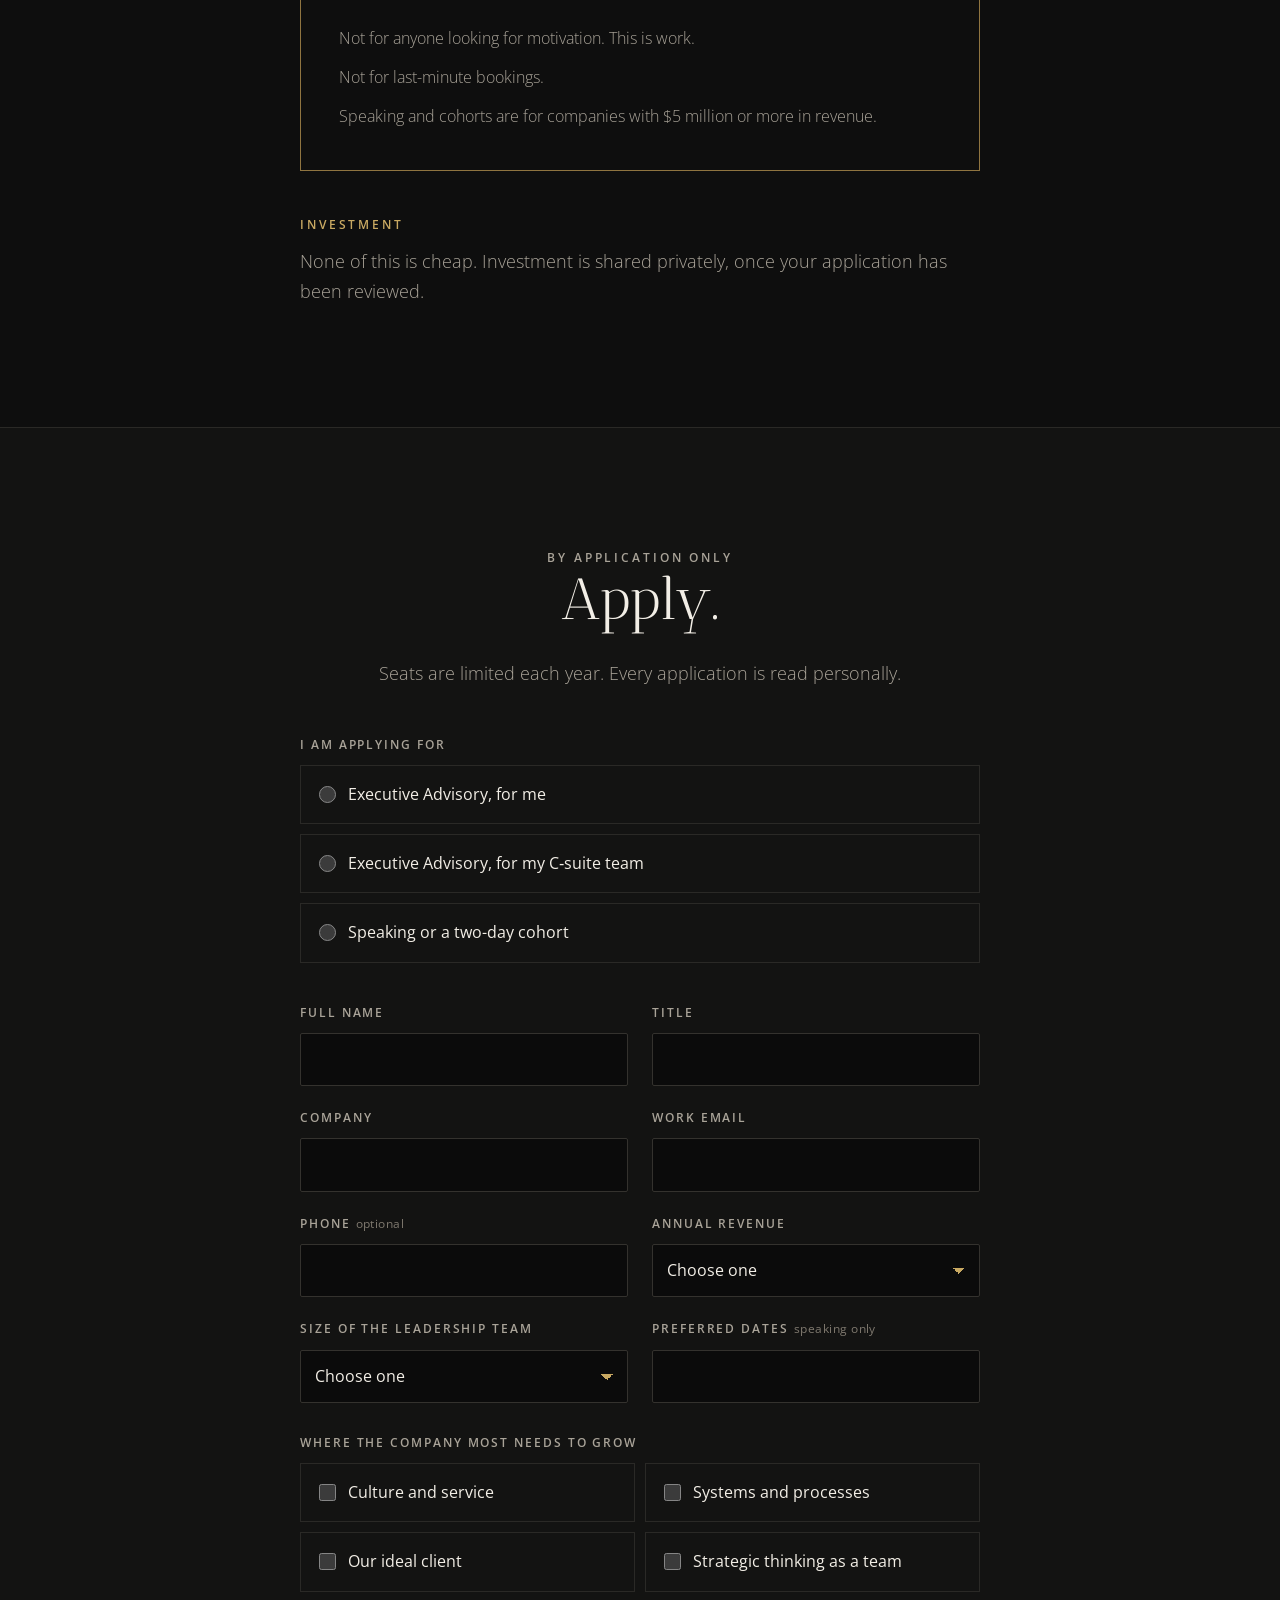
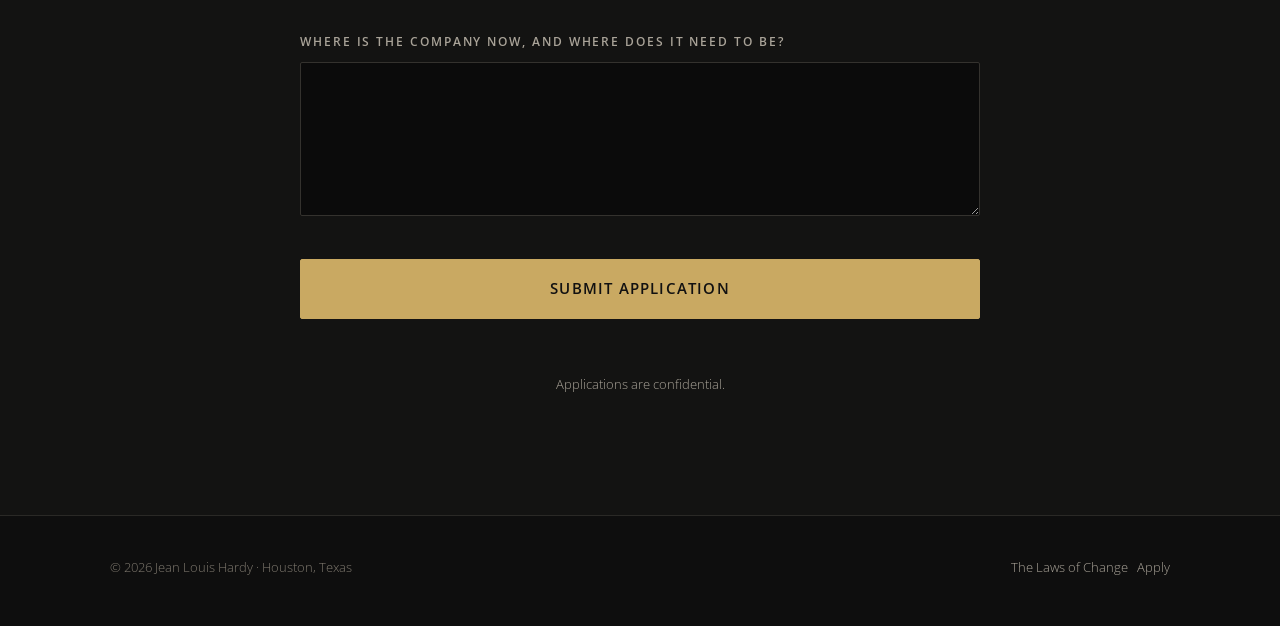
<file: advisory.html>
<!doctype html>
<html lang="en">
<head>
<meta charset="utf-8">
<meta name="viewport" content="width=device-width, initial-scale=1">
<title>Executive Advisory · Jean Louis Hardy</title>
<meta name="description" content="Private advisory for executives and C&#8209;suite teams, and two-day cohorts for companies with $5 million or more in revenue. By application only. Limited seats each year.">
<link rel="canonical" href="https://jlouishardy.com/advisory.html">
<link rel="icon" href="/favicon.ico" sizes="48x48">
<link rel="icon" href="/favicon.svg" type="image/svg+xml">
<link rel="icon" href="/favicon-192.png" type="image/png" sizes="192x192">
<link rel="apple-touch-icon" href="/apple-touch-icon.png">
<meta property="og:type" content="website">
<meta property="og:url" content="https://jlouishardy.com/advisory.html">
<meta property="og:site_name" content="Jean Louis Hardy">
<meta property="og:title" content="Executive Advisory · Jean Louis Hardy">
<meta property="og:description" content="Private advisory for executives and C&#8209;suite teams. By application only. Limited seats each year.">
<meta property="og:image" content="https://jlouishardy.com/og.png">
<meta name="twitter:card" content="summary_large_image">
<link rel="preconnect" href="https://fonts.googleapis.com">
<link rel="preconnect" href="https://fonts.gstatic.com" crossorigin>
<link href="https://fonts.googleapis.com/css2?family=Antic+Didone&family=Open+Sans:ital,wght@0,300;0,400;0,600;0,700;1,400&display=swap" rel="stylesheet">
<link rel="stylesheet" href="advisory.css">
<!-- Applications are emailed to LEAD_EMAIL (through formsubmit.co). The setting lives in the script at the bottom. -->
<script type="application/ld+json">
{"@context":"https://schema.org","@graph":[
 {"@type":"Service","@id":"https://jlouishardy.com/advisory.html#service","name":"Executive Advisory","serviceType":"Executive advisory and C-suite cohorts","url":"https://jlouishardy.com/advisory.html","provider":{"@id":"https://jlouishardy.com/#jean"},"areaServed":"US","description":"Private advisory for executives and C-suite teams, and two-day cohorts for companies with $5 million or more in revenue. By application only. Limited seats each year."},
 {"@type":"Person","@id":"https://jlouishardy.com/#jean","name":"Jean Louis Hardy","alternateName":["Jean-Louis Hardy","Jean Hardy","J. Louis Hardy"],"givenName":"Jean Louis","familyName":"Hardy","url":"https://jlouishardy.com/","mainEntityOfPage":"https://jlouishardy.com/bio.html","image":"https://jlouishardy.com/jean.jpg","jobTitle":"Author and teacher","description":"Jean Louis Hardy is the author of The Laws of Change and the founder of The Research Group. A husband, a father of five, and a builder of businesses in Houston, Texas, he teaches the laws that do not change, on stages and in small rooms, to people who got very good at one thing and want to be good at life.","address":{"@type":"PostalAddress","addressLocality":"Houston","addressRegion":"TX","addressCountry":"US"},"knowsAbout":["The Laws of Change","personal change","focus and essentialism","leadership","executive advisory","building businesses"],"sameAs":["https://www.youtube.com/@Jlouishardy","https://www.instagram.com/jlouishardy/","https://www.linkedin.com/in/jeanlouishardy/","https://x.com/jlouishardy","https://www.facebook.com/jlouishardy","https://www.skool.com/@jeanlouishardy"],"subjectOf":[{"@type":"NewsArticle","headline":"Jean Louis Hardy on the secret mindset that allows you to control your destiny","url":"https://gq.co.za/wealth/2022-09-30-jean-louis-hardy-on-the-secret-mindset-that-allows-you-to-control-your-destiny/","publisher":{"@type":"Organization","name":"GQ South Africa"}},{"@type":"NewsArticle","headline":"Jean Louis Hardy lights a torch that guides entrepreneurs to success","url":"https://nyweekly.com/business/jean-louis-hardy-lights-a-torch-that-guides-entrepreneurs-to-success/","publisher":{"@type":"Organization","name":"New York Weekly"}},{"@type":"NewsArticle","headline":"Jean Louis Hardy: a man on a mission to unleash your limitless God-given potential","url":"https://theustimes.com/jean-louis-hardy-a-man-on-a-mission-to-unleash-your-limitless-god-given-potential/","publisher":{"@type":"Organization","name":"The US Times"}},{"@type":"NewsArticle","headline":"Unleash your destiny with Jean Louis Hardy: the inspiring story of a transformational business coach","url":"https://disruptmagazine.com/unleash-your-destiny-with-jean-louis-hardy-the-inspiring-story-of-a-transformational-business-coach/","publisher":{"@type":"Organization","name":"Disrupt Magazine"}}]}
]}
</script>
</head>
<body>
<a class="skip" href="#main">Skip to the page</a>

<header class="head">
  <div class="shell head-in">
    <a class="brand" href="/" aria-label="Jean Louis Hardy, home">
      <svg viewBox="0 0 32 32" aria-hidden="true"><line x1="11" y1="19.5" x2="21" y2="12.5" stroke="#C9A962" stroke-width="1.4"/><circle cx="9" cy="21" r="5.5" fill="#C9A962"/><circle cx="23" cy="11" r="5" fill="none" stroke="#C9A962" stroke-width="2"/></svg>
      <span>Jean Louis Hardy</span>
    </a>
    <nav class="nav" aria-label="Page">
      <a class="plain" href="#offers">Advisory</a>
      <a class="plain" href="#speaking">Speaking</a>
      <a class="plain" href="#standard">The standard</a>
      <a class="plain" href="/">The Laws of Change</a>
      <a class="btn gold small" href="#apply" data-apply>Apply</a>
    </nav>
  </div>
</header>

<main id="main">

  <section class="hero">
    <div class="shell hero-in">
      <div class="hero-text">
        <p class="kicker">Executive Advisory &middot; By application only</p>
        <h1>Every second matters.</h1>
        <p class="lede">Private advisory for executives and C&#8209;suite teams who want their company running with focus again: one clear path, one structure, and a team that moves together.</p>
        <p class="limit">A limited number of executives and companies are accepted each year.</p>
        <div class="cta">
          <a class="btn gold" href="#apply" data-apply="advisory-team">Apply for a seat</a>
          <a class="btn ghost" href="#speaking">Book Jean to speak</a>
        </div>
      </div>
      <figure class="arch">
        <div class="arch-frame"><img src="syndics.jpg" width="1280" height="865" alt="Six members of a Dutch guild board look up from their accounts around a red-draped table"></div>
        <figcaption>Rembrandt, The Syndics of the Drapers' Guild, 1662. Rijksmuseum, Amsterdam.</figcaption>
      </figure>
    </div>
  </section>

  <section class="band" id="focus">
    <div class="shell narrow">
      <p class="ornament" aria-hidden="true"><span></span></p>
      <h2>Focus has been lost.</h2>
      <p>In most companies, nobody is lazy. Everyone is busy. Leaders wear five hats, switch between ten tasks and answer every message. And the goals stay right where they were.</p>
      <p class="strong">Effort is not the problem. Focus is. We restore it.</p>
    </div>
  </section>

  <section class="band" id="work">
    <div class="shell">
      <p class="eyebrow center">What we work on</p>
      <h2 class="center">Three things decide whether a company moves.</h2>
      <div class="three">
        <div>
          <span class="num">I</span>
          <h3>Culture and service</h3>
          <p>How your people think, speak and act when no one is watching, and the standard of service every client feels.</p>
        </div>
        <div>
          <span class="num">II</span>
          <h3>Systems and processes</h3>
          <p>How work moves through the company, so results stop depending on who showed up that day.</p>
        </div>
        <div>
          <span class="num">III</span>
          <h3>Your ideal client</h3>
          <p>Exactly who you serve best, so sales, service and delivery all point the same way.</p>
        </div>
      </div>
      <p class="across">Across all three: <strong>strategic thinking.</strong> Your leaders learn to solve problems together, as one team, not as gifted individuals working alone.</p>
    </div>
  </section>

  <section class="band" id="offers">
    <div class="shell">
      <p class="eyebrow center">Two ways to work with Jean</p>
      <h2 class="center">Limited by design.</h2>
      <div class="offers">
        <article class="offer" id="advisory">
          <p class="offer-label">Private engagement</p>
          <h3>Executive Advisory</h3>
          <p class="for">For executives and C&#8209;suite teams.</p>
          <ul>
            <li><strong>Executives.</strong> A limited number of applications are accepted each year.</li>
            <li><strong>C&#8209;suite teams.</strong> A limited number of companies each year, advised together as a group.</li>
            <li>We name where the company is and where it must be. We choose one path and the structure to walk it. Then the team does the work, with every second accounted for.</li>
          </ul>
          <a class="btn gold" href="#apply" data-apply="advisory-team">Apply for advisory</a>
        </article>
        <article class="offer" id="speaking">
          <p class="offer-label">Events and cohorts</p>
          <h3>Speaking and two-day cohorts</h3>
          <p class="for">For C&#8209;suite events and companies with $5 million or more in revenue.</p>
          <ul>
            <li>Two days to raise the standard of customer service, culture, systems and processes, and to understand your ideal client far better.</li>
            <li><strong>Booked well in advance.</strong> Every cohort is prepared for your company, so it is never last minute.</li>
            <li><strong>Rested on arrival.</strong> For a company cohort, your team takes the day before off, so they come in at full capacity to learn.</li>
          </ul>
          <a class="btn ghost" href="#apply" data-apply="speaking">Request Jean to speak</a>
        </article>
      </div>
    </div>
  </section>

  <section class="band rooms" aria-label="Jean teaching">
    <div class="shell">
      <div class="photos">
        <figure>
          <img src="jean-closeup.jpg" width="912" height="1200" alt="Jean Louis Hardy speaking to a room" loading="lazy">
          <figcaption>On stage.</figcaption>
        </figure>
        <figure>
          <img src="jean-whiteboard.jpg" width="1165" height="1200" alt="Jean Louis Hardy teaching at a whiteboard" loading="lazy">
          <figcaption>Small rooms, real decisions.</figcaption>
        </figure>
      </div>
      <div class="press" aria-label="Jean Louis Hardy in the press">
        <span class="press-label">As featured in</span>
        <ul class="logos">
          <li><a href="https://gq.co.za/wealth/2022-09-30-jean-louis-hardy-on-the-secret-mindset-that-allows-you-to-control-your-destiny/" target="_blank" rel="noopener"><img class="l-gq" src="press-gq.png" width="182" height="96" alt="GQ South Africa"></a></li>
          <li><img class="l-bi" src="press-businessinsider.png" width="342" height="96" alt="Business Insider"></li>
          <li><img class="l-dj" src="press-digitaljournal.png" width="765" height="96" alt="Digital Journal"></li>
          <li><a href="https://nyweekly.com/business/jean-louis-hardy-lights-a-torch-that-guides-entrepreneurs-to-success/" target="_blank" rel="noopener"><img class="l-nyw" src="press-nyweekly.png" width="671" height="96" alt="New York Weekly"></a></li>
          <li><a href="https://theustimes.com/jean-louis-hardy-a-man-on-a-mission-to-unleash-your-limitless-god-given-potential/" target="_blank" rel="noopener"><img class="l-ust" src="press-ustimes.png" width="869" height="96" alt="The US Times"></a></li>
          <li><a href="https://disruptmagazine.com/unleash-your-destiny-with-jean-louis-hardy-the-inspiring-story-of-a-transformational-business-coach/" target="_blank" rel="noopener"><img class="l-dis" src="press-disrupt.png" width="533" height="96" alt="Disrupt Magazine"></a></li>
        </ul>
      </div>
    </div>
  </section>

  <section class="band" id="standard">
    <div class="shell narrow">
      <p class="ornament" aria-hidden="true"><span></span></p>
      <h2>The standard.</h2>
      <ol class="standard">
        <li><strong>Every second matters.</strong> We start on time, and we end with decisions.</li>
        <li><strong>One path.</strong> We choose the one thing that moves the company most, and we finish it.</li>
        <li><strong>As a team.</strong> Your leaders learn to think and solve problems together.</li>
        <li><strong>Measured by the distance closed.</strong> From the current situation to the desired one, and nothing less.</li>
      </ol>
      <div class="notfor">
        <p class="eyebrow">This is not for everyone</p>
        <ul>
          <li>Not for anyone looking for motivation. This is work.</li>
          <li>Not for last-minute bookings.</li>
          <li>Speaking and cohorts are for companies with $5 million or more in revenue.</li>
        </ul>
      </div>
      <p class="investment"><span class="eyebrow">Investment</span>None of this is cheap. Investment is shared privately, once your application has been reviewed.</p>
    </div>
  </section>

  <section class="band apply" id="apply">
    <div class="shell narrow">
      <p class="eyebrow center">By application only</p>
      <h2 class="center">Apply.</h2>
      <p class="center sub">Seats are limited each year. Every application is read personally.</p>

      <form class="app" id="app-form" novalidate>
        <fieldset class="choice">
          <legend>I am applying for</legend>
          <label><input type="radio" name="applying_for" value="Executive Advisory, for me" id="o-exec"> <span>Executive Advisory, for me</span></label>
          <label><input type="radio" name="applying_for" value="Executive Advisory, for my C&#8209;suite team" id="o-team"> <span>Executive Advisory, for my C&#8209;suite team</span></label>
          <label><input type="radio" name="applying_for" value="Speaking or a two-day cohort" id="o-speak"> <span>Speaking or a two-day cohort</span></label>
        </fieldset>

        <div class="grid">
          <div><label for="a-name">Full name</label><input id="a-name" name="name" autocomplete="name" required></div>
          <div><label for="a-title">Title</label><input id="a-title" name="title" autocomplete="organization-title" required></div>
          <div><label for="a-company">Company</label><input id="a-company" name="company" autocomplete="organization" required></div>
          <div><label for="a-email">Work email</label><input id="a-email" name="email" type="email" autocomplete="email" inputmode="email" required></div>
          <div><label for="a-phone">Phone <em>optional</em></label><input id="a-phone" name="phone" type="tel" autocomplete="tel"></div>
          <div>
            <label for="a-revenue">Annual revenue</label>
            <select id="a-revenue" name="revenue" required>
              <option value="">Choose one</option>
              <option>Under $1 million</option>
              <option>$1 to $5 million</option>
              <option>$5 to $20 million</option>
              <option>$20 to $100 million</option>
              <option>Over $100 million</option>
            </select>
          </div>
          <div>
            <label for="a-team">Size of the leadership team</label>
            <select id="a-team" name="leadership_team">
              <option value="">Choose one</option>
              <option>Just me</option>
              <option>2 to 5</option>
              <option>6 to 10</option>
              <option>More than 10</option>
            </select>
          </div>
          <div><label for="a-when">Preferred dates <em>speaking only</em></label><input id="a-when" name="event_window"></div>
        </div>

        <fieldset class="needs">
          <legend>Where the company most needs to grow</legend>
          <label><input type="checkbox" name="needs" value="Culture and service"> <span>Culture and service</span></label>
          <label><input type="checkbox" name="needs" value="Systems and processes"> <span>Systems and processes</span></label>
          <label><input type="checkbox" name="needs" value="Our ideal client"> <span>Our ideal client</span></label>
          <label><input type="checkbox" name="needs" value="Strategic thinking as a team"> <span>Strategic thinking as a team</span></label>
        </fieldset>

        <div class="full">
          <label for="a-gap">Where is the company now, and where does it need to be?</label>
          <textarea id="a-gap" name="current_and_desired" rows="5" required></textarea>
        </div>

        <div class="trap" aria-hidden="true"><label for="a-hp">Leave this empty</label><input id="a-hp" name="_honey" tabindex="-1" autocomplete="off"></div>

        <button class="btn gold big" type="submit" id="a-btn">Submit application</button>
        <p class="err" id="a-err" role="alert"></p>
        <p class="fine">Applications are confidential.</p>
      </form>

      <div class="done" id="a-done" hidden tabindex="-1">
        <p class="ornament" aria-hidden="true"><span></span></p>
        <h3>Your application is in.</h3>
        <p>Jean reads every application personally. If there is a fit, you will hear from us to arrange a private conversation.</p>
      </div>
    </div>
  </section>

</main>

<footer>
  <div class="shell foot-in">
    <span>&copy; 2026 Jean Louis Hardy &middot; Houston, Texas</span>
    <span><a href="/">The Laws of Change</a> &nbsp; <a href="#apply" data-apply>Apply</a></span>
  </div>
</footer>

<script>
(function(){
  var LEAD_EMAIL = 'jean@eng2.ca';   /* applications are emailed here through formsubmit.co */

  /* any "apply" link can pre-select what they're applying for */
  var pick = { 'advisory-me':'o-exec', 'advisory-team':'o-team', 'speaking':'o-speak' };
  Array.prototype.forEach.call(document.querySelectorAll('[data-apply]'), function(a){
    a.addEventListener('click', function(){
      var id = pick[a.getAttribute('data-apply')];
      if(id){ document.getElementById(id).checked = true; }
    });
  });

  var form = document.getElementById('app-form'), btn = document.getElementById('a-btn'), err = document.getElementById('a-err');
  function val(id){ return document.getElementById(id).value.trim(); }
  function bad(id, msg){ var el = document.getElementById(id); el.setAttribute('aria-invalid','true'); err.textContent = msg; el.focus(); }
  Array.prototype.forEach.call(form.querySelectorAll('input,select,textarea'), function(el){
    el.addEventListener('input', function(){ el.removeAttribute('aria-invalid'); err.textContent = ''; });
  });

  form.addEventListener('submit', function(e){
    e.preventDefault();
    var choice = form.querySelector('input[name=applying_for]:checked');
    if(!choice){ err.textContent = 'Please choose what you are applying for.'; document.getElementById('o-exec').focus(); return; }
    if(!val('a-name')){ return bad('a-name', 'Please add your name.'); }
    if(!val('a-title')){ return bad('a-title', 'Please add your title.'); }
    if(!val('a-company')){ return bad('a-company', 'Please add your company.'); }
    if(!/^[^\s@]+@[^\s@]+\.[^\s@]{2,}$/.test(val('a-email'))){ return bad('a-email', 'Please check your email address.'); }
    if(!val('a-revenue')){ return bad('a-revenue', 'Please choose your annual revenue.'); }
    if(!val('a-gap')){ return bad('a-gap', 'Please tell us where the company is now and where it needs to be.'); }
    if(val('a-hp')){ return; }

    var needs = Array.prototype.map.call(form.querySelectorAll('input[name=needs]:checked'), function(c){ return c.value; }).join(', ');
    var data = {
      _subject: 'Executive Advisory application: ' + val('a-name') + ', ' + val('a-company'),
      _template: 'table',
      applying_for: choice.value,
      name: val('a-name'), title: val('a-title'), company: val('a-company'),
      email: val('a-email'), phone: val('a-phone'),
      revenue: val('a-revenue'), leadership_team: val('a-team'),
      event_window: val('a-when'), needs: needs,
      current_and_desired: val('a-gap'),
      source: 'jlouishardy.com/advisory'
    };
    btn.disabled = true; btn.textContent = 'Sending...';
    function finish(){
      form.hidden = true;
      var d = document.getElementById('a-done'); d.hidden = false; d.focus();
    }
    function fail(){
      btn.disabled = false; btn.textContent = 'Submit application';
      err.innerHTML = 'That did not go through. Please try again, or email <a href="mailto:' + LEAD_EMAIL + '">' + LEAD_EMAIL + '</a>.';
    }
    fetch('https://formsubmit.co/ajax/' + LEAD_EMAIL, {
      method:'POST',
      headers:{'Content-Type':'application/json','Accept':'application/json'},
      body:JSON.stringify(data)
    }).then(function(r){ if(r.ok){ finish(); } else { fail(); } }).catch(fail);
  });
})();
</script>
</body>
</html>
</file>
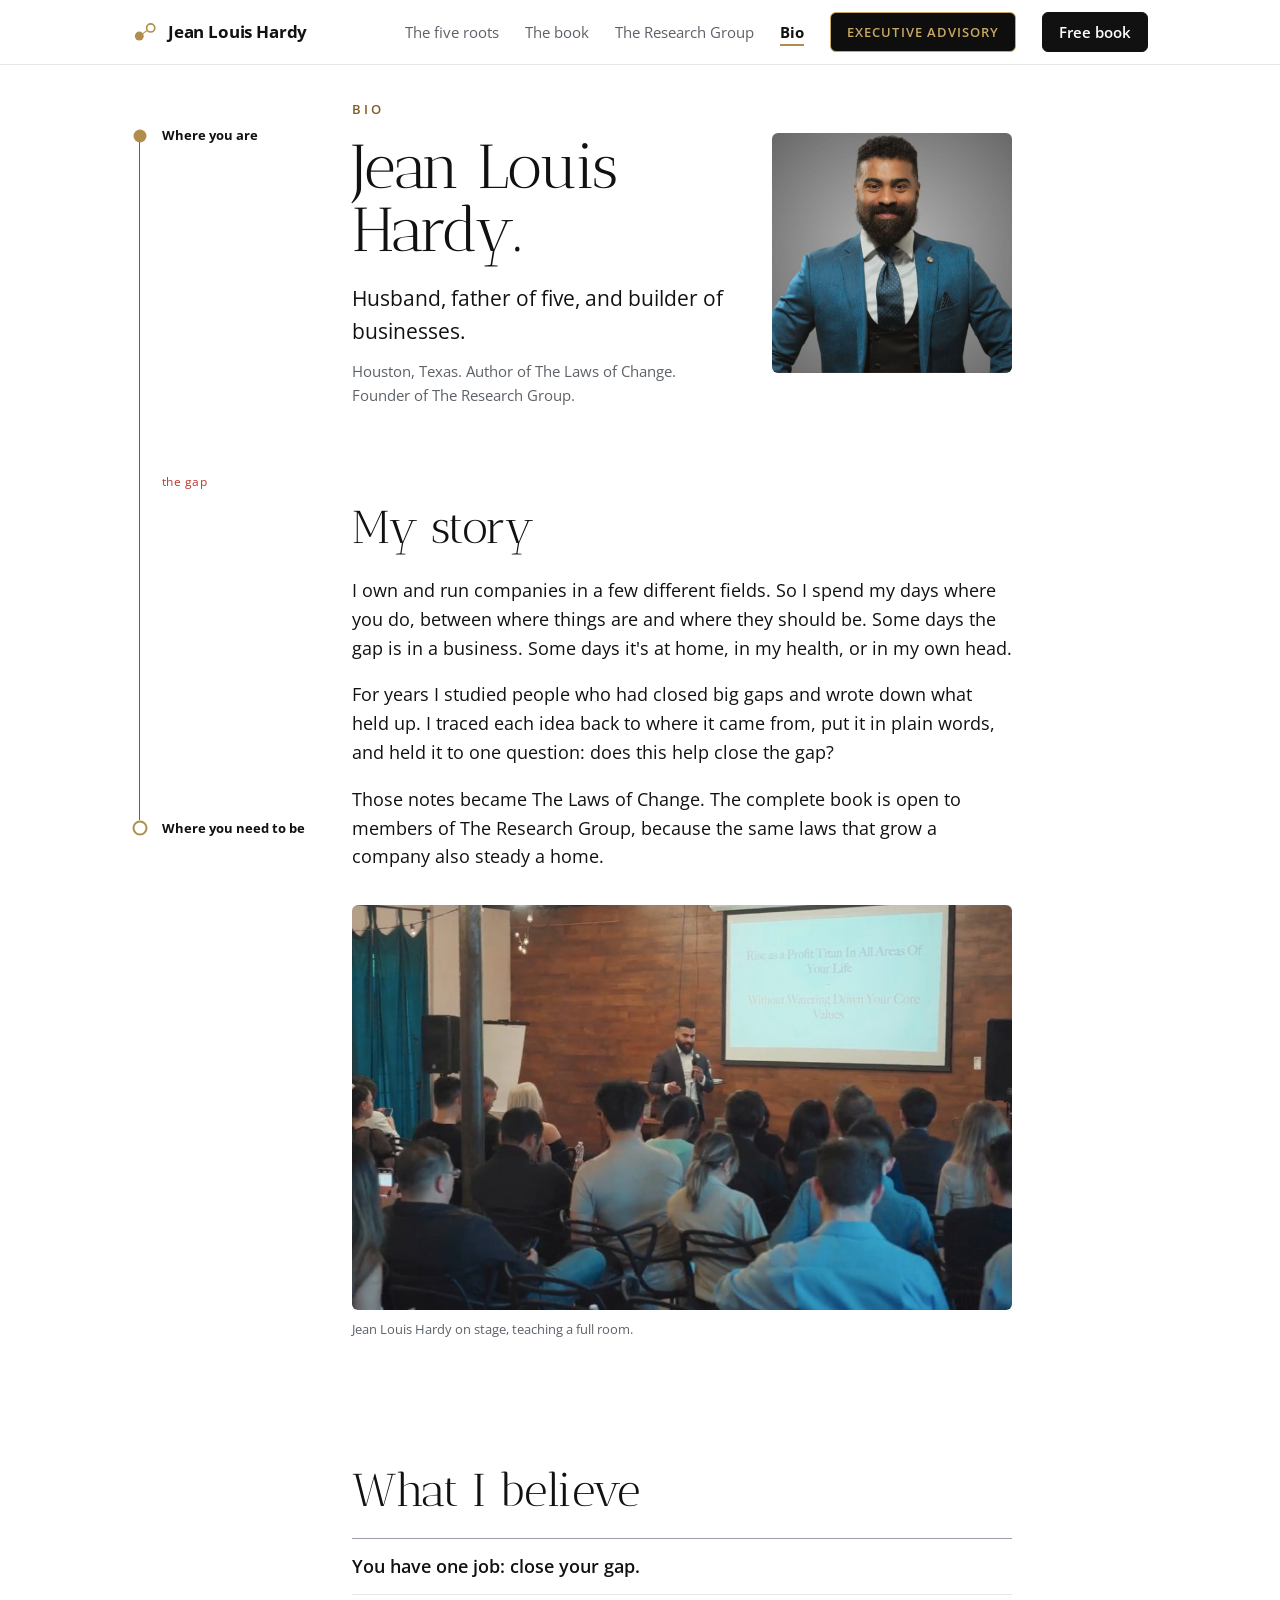
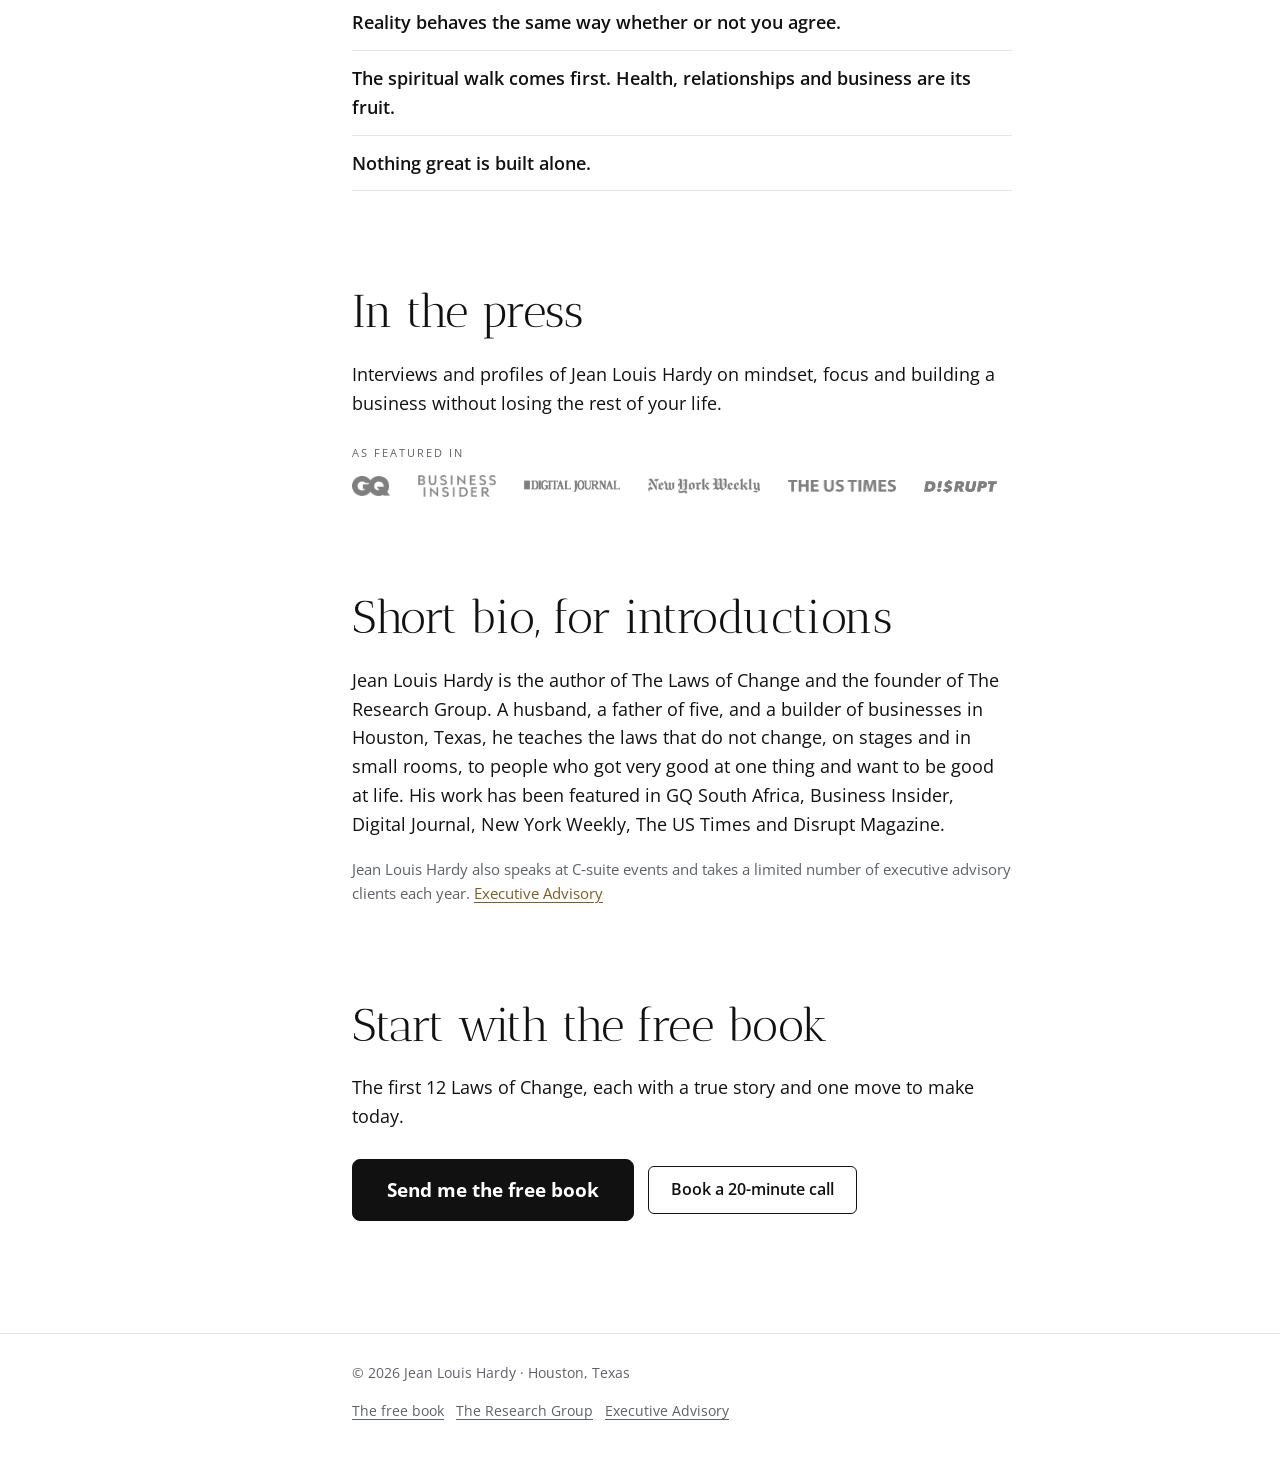
<file: bio.html>
<!doctype html>
<html lang="en">
<head>
<meta charset="utf-8">
<meta name="viewport" content="width=device-width, initial-scale=1">
<title>Jean Louis Hardy · Bio</title>
<meta name="description" content="Jean Louis Hardy is the author of The Laws of Change and the founder of The Research Group. A husband, a father of five, and a builder of businesses in Houston, Texas, he teaches the laws that do not change, on stages and in small rooms, to people who got very good at one thing and want to be good at life.">
<meta name="author" content="Jean Louis Hardy">
<link rel="canonical" href="https://jlouishardy.com/bio.html">
<link rel="icon" href="/favicon.ico" sizes="48x48">
<link rel="icon" href="/favicon.svg" type="image/svg+xml">
<link rel="icon" href="/favicon-192.png" type="image/png" sizes="192x192">
<link rel="apple-touch-icon" href="/apple-touch-icon.png">
<meta property="og:type" content="profile">
<meta property="profile:first_name" content="Jean Louis">
<meta property="profile:last_name" content="Hardy">
<meta property="og:url" content="https://jlouishardy.com/bio.html">
<meta property="og:site_name" content="Jean Louis Hardy">
<meta property="og:title" content="Jean Louis Hardy · Bio">
<meta property="og:description" content="Author of The Laws of Change. Founder of The Research Group. A husband, a father of five, and a builder of businesses in Houston, Texas.">
<meta property="og:image" content="https://jlouishardy.com/og.png">
<meta property="og:image:width" content="1200">
<meta property="og:image:height" content="630">
<meta name="twitter:card" content="summary_large_image">
<meta name="twitter:site" content="@jlouishardy">
<meta name="twitter:title" content="Jean Louis Hardy · Bio">
<meta name="twitter:description" content="Author of The Laws of Change. Founder of The Research Group. Houston, Texas.">
<meta name="twitter:image" content="https://jlouishardy.com/og.png">
<link rel="preconnect" href="https://fonts.googleapis.com">
<link rel="preconnect" href="https://fonts.gstatic.com" crossorigin>
<link href="https://fonts.googleapis.com/css2?family=Antic+Didone&family=Open+Sans:ital,wght@0,400;0,600;0,700;1,400&display=swap" rel="stylesheet">
<link rel="stylesheet" href="site.css?v=20261019">
<script type="application/ld+json">
{"@context":"https://schema.org","@graph":[
 {"@type":"ProfilePage","@id":"https://jlouishardy.com/bio.html#page","url":"https://jlouishardy.com/bio.html","name":"Jean Louis Hardy · Bio","mainEntity":{"@id":"https://jlouishardy.com/#jean"},"isPartOf":{"@id":"https://jlouishardy.com/#site"}},
 {"@type":"Person","@id":"https://jlouishardy.com/#jean","name":"Jean Louis Hardy","alternateName":["Jean-Louis Hardy","Jean Hardy","J. Louis Hardy"],"givenName":"Jean Louis","familyName":"Hardy","url":"https://jlouishardy.com/","mainEntityOfPage":"https://jlouishardy.com/bio.html","image":"https://jlouishardy.com/jean.jpg","jobTitle":"Author and teacher","description":"Jean Louis Hardy is the author of The Laws of Change and the founder of The Research Group. A husband, a father of five, and a builder of businesses in Houston, Texas, he teaches the laws that do not change, on stages and in small rooms, to people who got very good at one thing and want to be good at life.","address":{"@type":"PostalAddress","addressLocality":"Houston","addressRegion":"TX","addressCountry":"US"},"knowsAbout":["The Laws of Change","personal change","focus and essentialism","leadership","executive advisory","building businesses"],"sameAs":["https://www.youtube.com/@Jlouishardy","https://www.instagram.com/jlouishardy/","https://www.linkedin.com/in/jeanlouishardy/","https://x.com/jlouishardy","https://www.facebook.com/jlouishardy","https://www.skool.com/@jeanlouishardy"],"subjectOf":[{"@type":"NewsArticle","headline":"Jean Louis Hardy on the secret mindset that allows you to control your destiny","url":"https://gq.co.za/wealth/2022-09-30-jean-louis-hardy-on-the-secret-mindset-that-allows-you-to-control-your-destiny/","publisher":{"@type":"Organization","name":"GQ South Africa"}},{"@type":"NewsArticle","headline":"Jean Louis Hardy lights a torch that guides entrepreneurs to success","url":"https://nyweekly.com/business/jean-louis-hardy-lights-a-torch-that-guides-entrepreneurs-to-success/","publisher":{"@type":"Organization","name":"New York Weekly"}},{"@type":"NewsArticle","headline":"Jean Louis Hardy: a man on a mission to unleash your limitless God-given potential","url":"https://theustimes.com/jean-louis-hardy-a-man-on-a-mission-to-unleash-your-limitless-god-given-potential/","publisher":{"@type":"Organization","name":"The US Times"}},{"@type":"NewsArticle","headline":"Unleash your destiny with Jean Louis Hardy: the inspiring story of a transformational business coach","url":"https://disruptmagazine.com/unleash-your-destiny-with-jean-louis-hardy-the-inspiring-story-of-a-transformational-business-coach/","publisher":{"@type":"Organization","name":"Disrupt Magazine"}}]},
 {"@type":"WebSite","@id":"https://jlouishardy.com/#site","url":"https://jlouishardy.com/","name":"Jean Louis Hardy","alternateName":"The Laws of Change","description":"The Laws of Change, a free book by Jean Louis Hardy, and The Research Group.","publisher":{"@id":"https://jlouishardy.com/#jean"},"inLanguage":"en"}
]}
</script>
</head>
<body>
<a class="skip" href="#main">Skip to the page</a>

<header class="head">
  <div class="shell head-in">
    <a class="brand" href="/" aria-label="Jean Louis Hardy, home">
      <svg viewBox="0 0 32 32" aria-hidden="true"><line x1="11" y1="19.5" x2="21" y2="12.5" stroke="#B08D4A" stroke-width="1.4"/><circle cx="9" cy="21" r="5.5" fill="#B08D4A"/><circle cx="23" cy="11" r="5" fill="#FFFFFF" stroke="#B08D4A" stroke-width="2"/></svg>
      Jean Louis Hardy
    </a>
    <nav class="nav" aria-label="Page">
      <a class="plain" href="/#roots">The five roots</a>
      <a class="plain" href="/#book">The book</a>
      <a class="plain" href="/#group">The Research Group</a>
      <a class="plain tab" href="bio.html" aria-current="page">Bio</a>
      <a class="exec" href="advisory.html">Executive Advisory</a>
      <a class="btn small" href="/#get">Free book</a>
    </nav>
  </div>
  <div class="bar" aria-hidden="true"><span class="done"></span><span class="gap"></span><span class="goal"></span><span class="dot"></span></div>
</header>

<div class="rail" aria-hidden="true">
  <span class="start"></span><span class="done"></span><span class="gap"></span><span class="goal"></span><span class="dot"></span>
  <span class="lab from"><b>Where you are</b></span>
  <span class="mid">the gap</span>
  <span class="lab to"><b>Where you need to be</b></span>
</div>

<main id="main">
<div class="shell" id="top">

  <section class="hero">
    <div class="col">
      <div class="bio-top">
        <div>
          <p class="kicker">Bio</p>
          <h1>Jean Louis<br>Hardy.</h1>
          <p class="lede" style="margin-top:20px">Husband, father of five, and builder of businesses.</p>
          <p class="small" style="margin-top:12px">Houston, Texas. Author of The Laws of Change. Founder of The Research Group.</p>
        </div>
        <img src="jean.jpg" width="240" height="240" alt="Portrait of Jean Louis Hardy">
      </div>
    </div>
  </section>

  <section id="story">
    <div class="col">
      <h2>My story</h2>
      <p>I own and run companies in a few different fields. So I spend my days where you do, between where things are and where they should be. Some days the gap is in a business. Some days it's at home, in my health, or in my own head.</p>
      <p>For years I studied people who had closed big gaps and wrote down what held up. I traced each idea back to where it came from, put it in plain words, and held it to one question: does this help close the gap?</p>
      <p>Those notes became The Laws of Change. The complete book is open to members of The Research Group, because the same laws that grow a company also steady a home.</p>
      <figure class="photo" style="margin-top:34px">
        <img src="jean-stage.jpg" width="1091" height="669" alt="Jean Louis Hardy speaking to a full room" loading="lazy">
        <figcaption>Jean Louis Hardy on stage, teaching a full room.</figcaption>
      </figure>
    </div>
  </section>

  <section id="beliefs">
    <div class="col">
      <h2>What I believe</h2>
      <ul class="beliefs">
        <li>You have one job: close your gap.</li>
        <li>Reality behaves the same way whether or not you agree.</li>
        <li>The spiritual walk comes first. Health, relationships and business are its fruit.</li>
        <li>Nothing great is built alone.</li>
      </ul>
    </div>
  </section>

  <section id="press">
    <div class="col">
      <h2>In the press</h2>
      <p>Interviews and profiles of Jean Louis Hardy on mindset, focus and building a business without losing the rest of your life.</p>
      <div class="press" aria-label="Jean Louis Hardy in the press">
        <span class="press-label">As featured in</span>
        <ul class="logos">
          <li><a href="https://gq.co.za/wealth/2022-09-30-jean-louis-hardy-on-the-secret-mindset-that-allows-you-to-control-your-destiny/" target="_blank" rel="noopener"><img class="l-gq" src="press-gq.png" width="182" height="96" alt="GQ South Africa"></a></li>
          <li><img class="l-bi" src="press-businessinsider.png" width="342" height="96" alt="Business Insider"></li>
          <li><img class="l-dj" src="press-digitaljournal.png" width="765" height="96" alt="Digital Journal"></li>
          <li><a href="https://nyweekly.com/business/jean-louis-hardy-lights-a-torch-that-guides-entrepreneurs-to-success/" target="_blank" rel="noopener"><img class="l-nyw" src="press-nyweekly.png" width="671" height="96" alt="New York Weekly"></a></li>
          <li><a href="https://theustimes.com/jean-louis-hardy-a-man-on-a-mission-to-unleash-your-limitless-god-given-potential/" target="_blank" rel="noopener"><img class="l-ust" src="press-ustimes.png" width="869" height="96" alt="The US Times"></a></li>
          <li><a href="https://disruptmagazine.com/unleash-your-destiny-with-jean-louis-hardy-the-inspiring-story-of-a-transformational-business-coach/" target="_blank" rel="noopener"><img class="l-dis" src="press-disrupt.png" width="533" height="96" alt="Disrupt Magazine"></a></li>
        </ul>
      </div>
    </div>
  </section>

  <section id="short">
    <div class="col">
      <h2>Short bio, for introductions</h2>
      <p>Jean Louis Hardy is the author of The Laws of Change and the founder of The Research Group. A husband, a father of five, and a builder of businesses in Houston, Texas, he teaches the laws that do not change, on stages and in small rooms, to people who got very good at one thing and want to be good at life. His work has been featured in GQ South Africa, Business Insider, Digital Journal, New York Weekly, The US Times and Disrupt Magazine.</p>
      <p class="small">Jean Louis Hardy also speaks at C&#8209;suite events and takes a limited number of executive advisory clients each year. <a href="advisory.html">Executive Advisory</a></p>
    </div>
  </section>

  <section class="last">
    <div class="col">
      <h2>Start with the free book</h2>
      <p>The first 12 Laws of Change, each with a true story and one move to make today.</p>
      <div class="cta">
        <a class="btn big" href="/#get">Send me the free book</a>
        <a class="btn quiet" href="https://calendly.com/jean-eng2/30min" target="_blank" rel="noopener">Book a 20-minute call</a>
      </div>
    </div>
  </section>

</div>
</main>

<footer>
  <div class="shell">
    <div class="col">
      <span>&copy; 2026 Jean Louis Hardy &middot; Houston, Texas</span>
      <span><a href="/">The free book</a> &nbsp; <a href="/#group">The Research Group</a> &nbsp; <a href="advisory.html">Executive Advisory</a></span>
    </div>
  </div>
</footer>

<script>
(function(){
  var root = document.documentElement, ticking = false;
  function measure(){
    ticking = false;
    var max = root.scrollHeight - window.innerHeight;
    var p = max > 0 ? Math.min(1, Math.max(0, window.scrollY / max)) : 0;
    root.style.setProperty('--p', p.toFixed(4));
    root.classList.toggle('near', p > 0.86);
    root.classList.toggle('arrived', p > 0.985);
  }
  function onScroll(){ if(!ticking){ ticking = true; requestAnimationFrame(measure); } }
  window.addEventListener('scroll', onScroll, {passive:true});
  window.addEventListener('resize', onScroll);
  measure();
})();
</script>
</body>
</html>
</file>
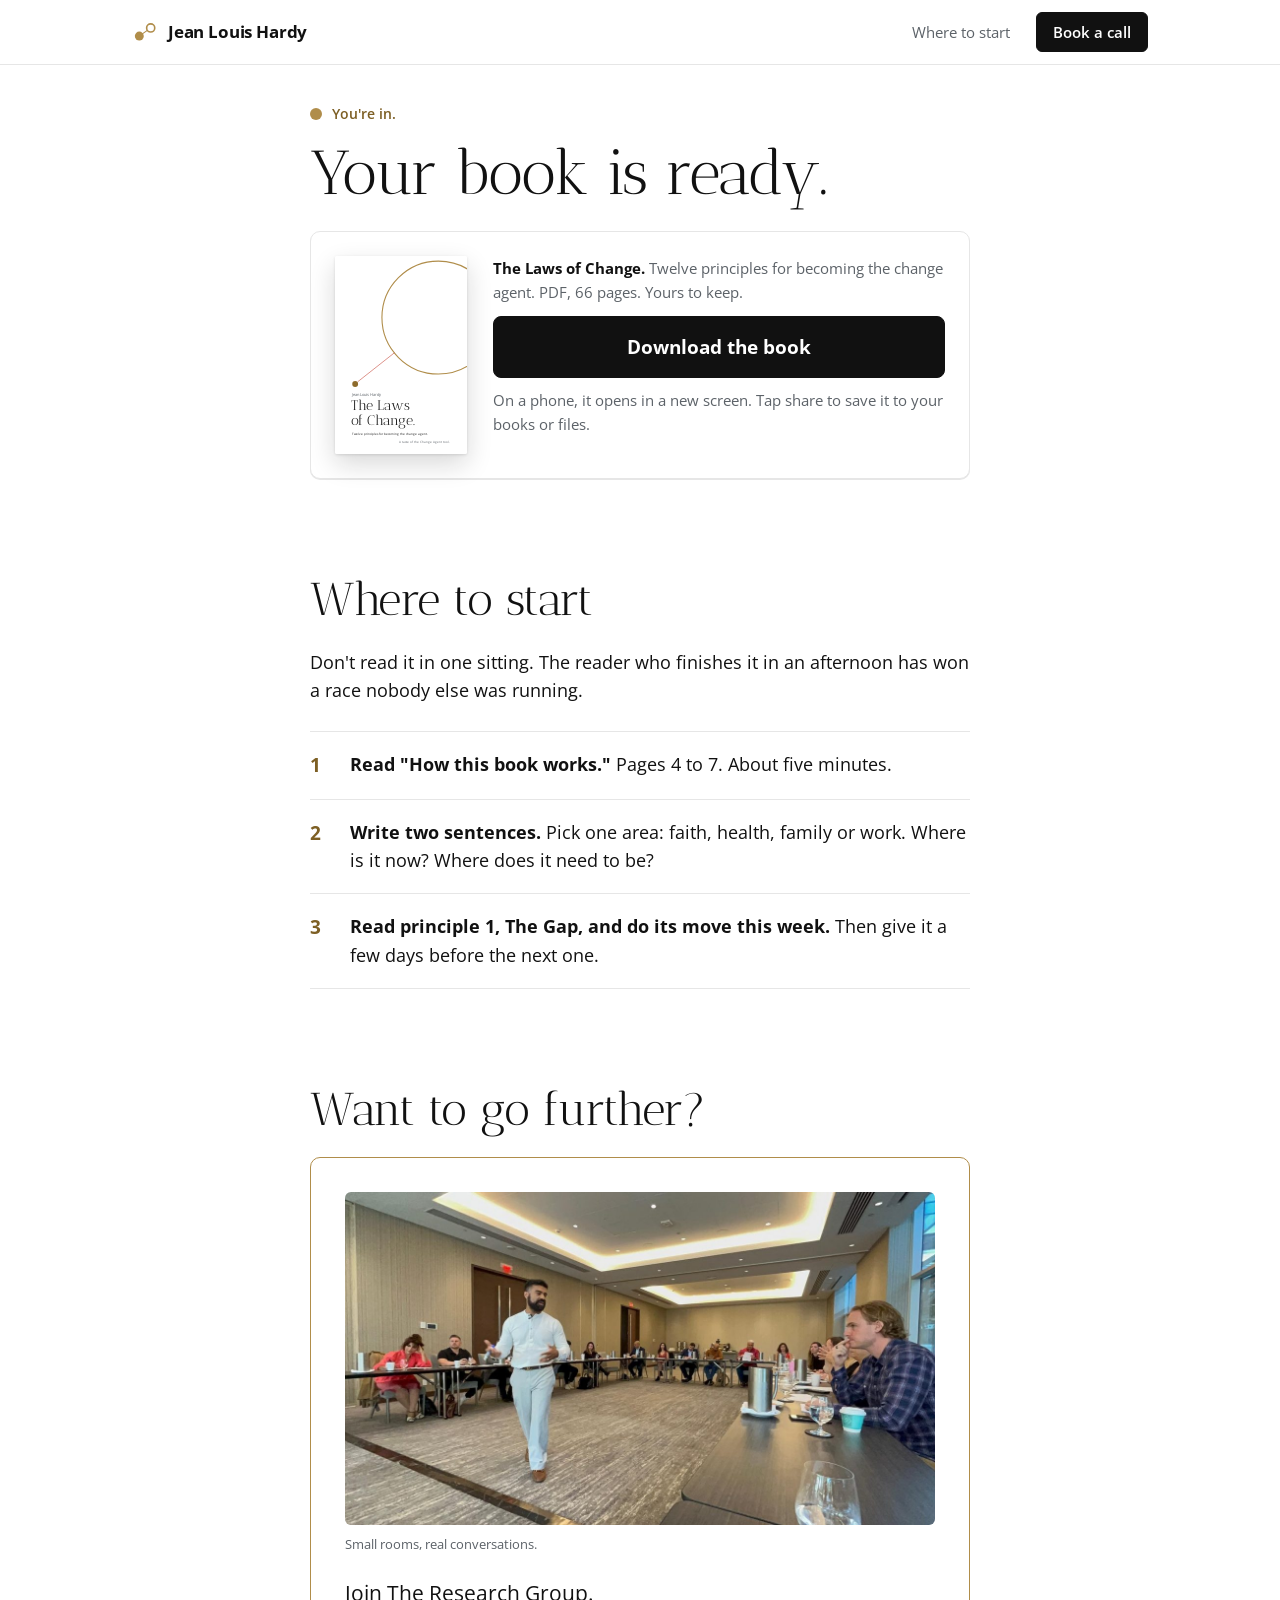
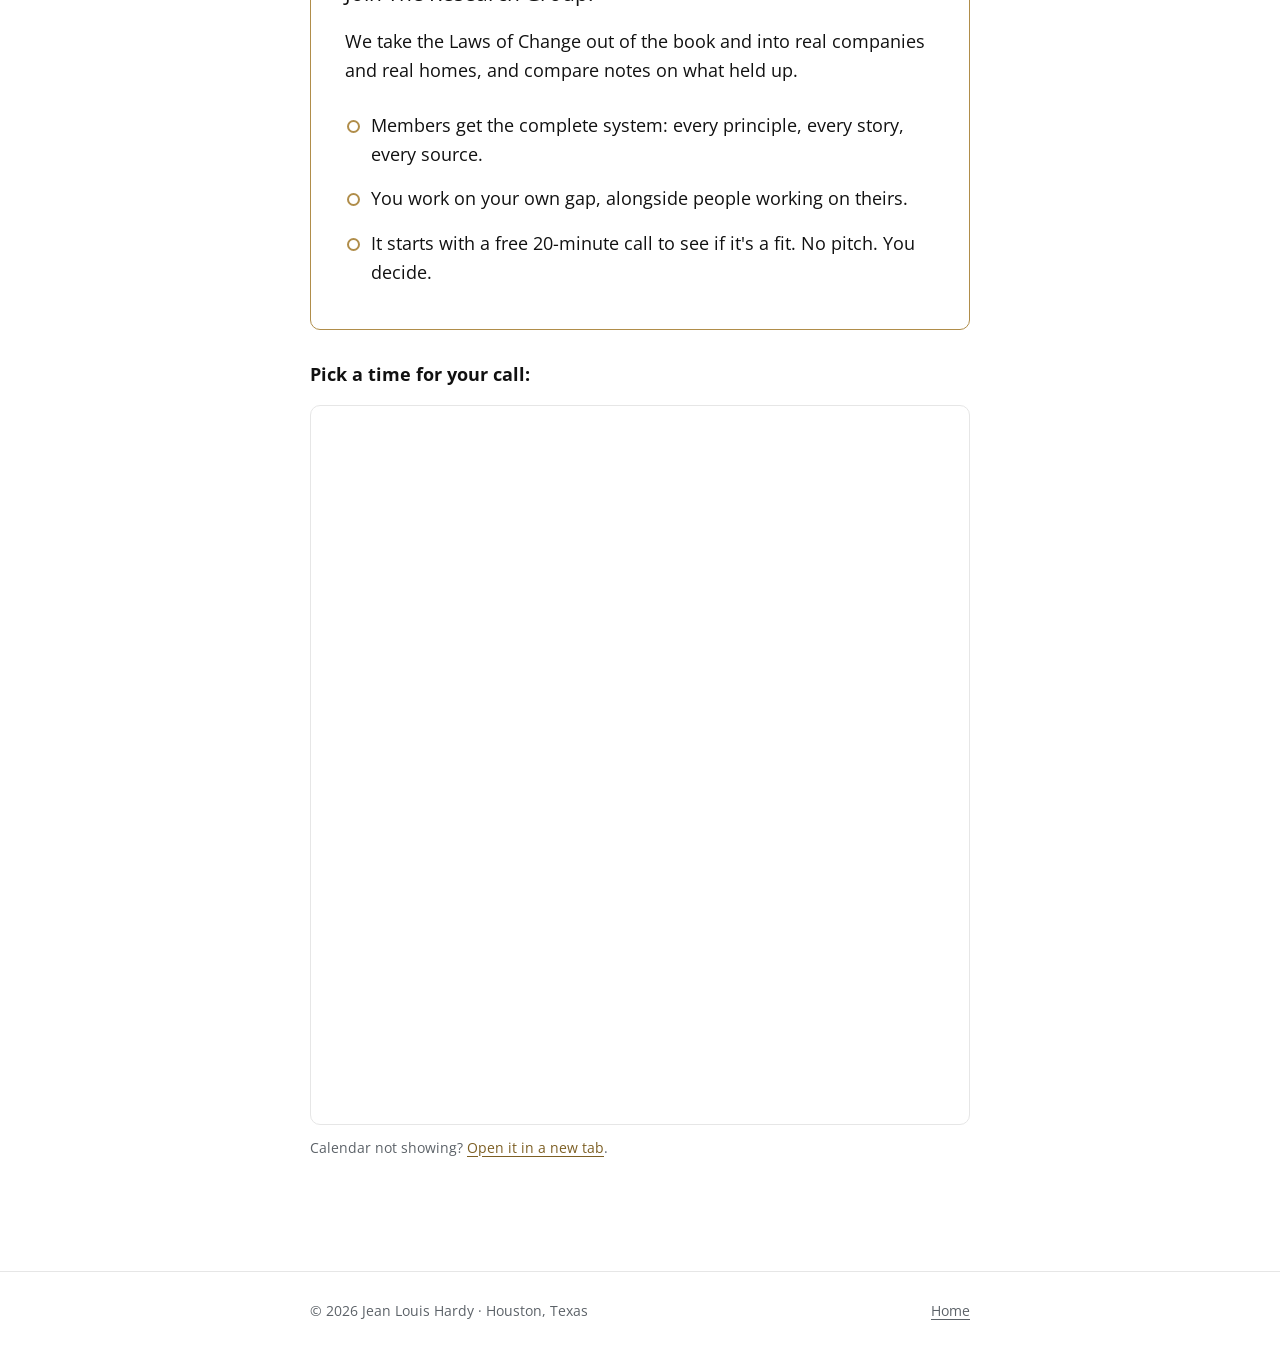
<file: thanks.html>
<!doctype html>
<html lang="en">
<head>
<meta charset="utf-8">
<meta name="viewport" content="width=device-width, initial-scale=1">
<title>Your book is ready: The Laws of Change</title>
<meta name="robots" content="noindex">
<link rel="icon" href="/favicon.ico" sizes="48x48">
<link rel="icon" href="/favicon.svg" type="image/svg+xml">
<link rel="icon" href="/favicon-192.png" type="image/png" sizes="192x192">
<link rel="apple-touch-icon" href="/apple-touch-icon.png">
<link rel="preconnect" href="https://fonts.googleapis.com">
<link rel="preconnect" href="https://fonts.gstatic.com" crossorigin>
<link href="https://fonts.googleapis.com/css2?family=Antic+Didone&family=Open+Sans:ital,wght@0,400;0,600;0,700;1,400&display=swap" rel="stylesheet">
<link rel="stylesheet" href="site.css?v=20261019">
<!-- The 20-minute call link lives in CALL_URL in the script at the bottom. -->
</head>
<body class="arrived">
<a class="skip" href="#main">Skip to the page</a>

<header class="head">
  <div class="shell head-in">
    <a class="brand" href="/" aria-label="Jean Louis Hardy, home">
      <svg viewBox="0 0 32 32" aria-hidden="true"><line x1="11" y1="19.5" x2="21" y2="12.5" stroke="#B08D4A" stroke-width="1.4"/><circle cx="9" cy="21" r="5.5" fill="#B08D4A"/><circle cx="23" cy="11" r="5" fill="#FFFFFF" stroke="#B08D4A" stroke-width="2"/></svg>
      Jean Louis Hardy
    </a>
    <nav class="nav" aria-label="Page">
      <a class="plain" href="#start">Where to start</a>
      <a class="btn small" href="#group">Book a call</a>
    </nav>
  </div>
</header>

<main id="main">
<div class="shell">

  <section class="hero">
    <div class="col" style="margin:0 auto">
      <p class="done-mark"><i aria-hidden="true"></i><span id="hello">You're in.</span></p>
      <h1 style="margin-top:14px">Your book is ready.</h1>
      <div class="offer-card">
        <svg class="cover" viewBox="0 0 360 540" width="132" height="198" role="img" aria-label="Cover of The Laws of Change by Jean Louis Hardy"><rect width="360" height="540" fill="#fff"/><circle cx="282" cy="168" r="154" fill="none" stroke="#B08D4A" stroke-width="3"/><line x1="62" y1="343" x2="162" y2="264" stroke="#C0392B" stroke-width="1.5"/><circle cx="55" cy="349" r="8" fill="#8E6B2C"/><text x="47" y="383" font-family="Open Sans,Helvetica,Arial,sans-serif" font-size="10" fill="#5C6268">Jean Louis Hardy</text><text x="44" y="421" font-family="Antic Didone,Georgia,serif" font-size="38" fill="#111">The Laws</text><text x="44" y="460" font-family="Antic Didone,Georgia,serif" font-size="38" fill="#111">of Change.</text><text x="47" y="487" font-family="Open Sans,Helvetica,Arial,sans-serif" font-size="9" fill="#111">Twelve principles for becoming the change agent.</text><text x="313" y="510" text-anchor="end" font-family="Open Sans,Helvetica,Arial,sans-serif" font-size="7" fill="#5C6268">A taste of the Change Agent tool.</text></svg>
        <div>
          <p class="what"><strong>The Laws of Change.</strong> Twelve principles for becoming the change agent. PDF, 66 pages. Yours to keep.</p>
          <a class="btn big" href="the-laws-of-change.pdf" download="The-Laws-of-Change-Jean-Louis-Hardy.pdf" style="width:100%">Download the book</a>
          <p class="fine small" style="margin-top:10px">On a phone, it opens in a new screen. Tap share to save it to your books or files.</p>
        </div>
      </div>
    </div>
  </section>

  <section id="start">
    <div class="col" style="margin:0 auto">
      <h2>Where to start</h2>
      <p>Don't read it in one sitting. The reader who finishes it in an afternoon has won a race nobody else was running.</p>
      <ol class="next-steps">
        <li><div><strong>Read "How this book works."</strong> Pages 4 to 7. About five minutes.</div></li>
        <li><div><strong>Write two sentences.</strong> Pick one area: faith, health, family or work. Where is it now? Where does it need to be?</div></li>
        <li><div><strong>Read principle 1, The Gap, and do its move this week.</strong> Then give it a few days before the next one.</div></li>
      </ol>
    </div>
  </section>

  <section id="group" class="last">
    <div class="col" style="margin:0 auto">
      <h2>Want to go further?</h2>
      <div class="group">
        <figure class="photo">
          <img src="jean-group.jpg" width="1200" height="676" alt="Jean Louis Hardy teaching a small group seated around tables" loading="lazy">
          <figcaption>Small rooms, real conversations.</figcaption>
        </figure>
        <p class="lede">Join The Research Group.</p>
        <p>We take the Laws of Change out of the book and into real companies and real homes, and compare notes on what held up.</p>
        <ul>
          <li>Members get the complete system: every principle, every story, every source.</li>
          <li>You work on your own gap, alongside people working on theirs.</li>
          <li>It starts with a free 20-minute call to see if it's a fit. No pitch. You decide.</li>
        </ul>
      </div>
      <p style="margin-top:30px"><strong>Pick a time for your call:</strong></p>
      <div class="cal" id="cal"></div>
      <p class="cal-fallback">Calendar not showing? <a href="https://calendly.com/jean-eng2/30min" data-link="call" target="_blank" rel="noopener">Open it in a new tab</a>.</p>
    </div>
  </section>

</div>
</main>

<footer>
  <div class="shell">
    <div class="col" style="margin:0 auto">
      <span>&copy; 2026 Jean Louis Hardy &middot; Houston, Texas</span>
      <a href="/">Home</a>
    </div>
  </div>
</footer>

<script>
(function(){
  var CALL_URL = 'https://calendly.com/jean-eng2/30min';   /* the 20-minute call */
  Array.prototype.forEach.call(document.querySelectorAll('[data-link=call]'), function(a){ a.href = CALL_URL; });

  var reader = {};
  try{ reader = JSON.parse(sessionStorage.getItem('loc-reader') || '{}') || {}; }catch(x){ reader = {}; }
  if(reader.name){ document.getElementById('hello').textContent = "You're in, " + reader.name + '.'; }

  /* the booking calendar, with the reader's name and email filled in */
  var s = document.createElement('script');
  s.src = 'https://assets.calendly.com/assets/external/widget.js'; s.async = true;
  s.onload = function(){
    if(!window.Calendly){ return; }
    Calendly.initInlineWidget({
      url: CALL_URL + '?hide_gdpr_banner=1',
      parentElement: document.getElementById('cal'),
      prefill: { name: reader.name || '', email: reader.email || '' }
    });
  };
  document.head.appendChild(s);
})();
</script>
</body>
</html>
</file>
<file: site.css>
/* Jean Louis Hardy - The Laws of Change - shared styles for index.html and thanks.html */
:root{
  --red:#C0392B;
  --gold:#B08D4A;        /* brand gold: dots, rings, rules */
  --gold-deep:#7D5F24;   /* darker gold for text, readable on white */
  --head:'Antic Didone',Georgia,'Times New Roman',serif;
  --gray:#9AA0A6;        /* lines and marks only */
  --gray-text:#5C6268;   /* secondary text */
  --line:#E6E6E6;
  --ink:#111111;
  --paper:#FFFFFF;
  --tint:#F7F4EE;        /* quiet warm panel */
  --p:0;                 /* scroll progress, 0 to 1, set by script */
  --head-h:64px;
  --rail-col:220px;
  color-scheme:light;
}
*{box-sizing:border-box;margin:0;padding:0}
html{scroll-behavior:smooth;scroll-padding-top:calc(var(--head-h) + 24px);-webkit-text-size-adjust:100%}
body{
  background:var(--paper);color:var(--ink);
  font-family:"Open Sans",-apple-system,BlinkMacSystemFont,"Segoe UI",Helvetica,Arial,sans-serif;
  font-size:18px;line-height:1.6;-webkit-font-smoothing:antialiased;
}
a{color:var(--gold-deep);text-underline-offset:3px}
a:hover{color:var(--ink)}
:focus-visible{outline:2px solid var(--ink);outline-offset:3px;border-radius:3px}
.skip{position:absolute;left:-9999px;top:8px;background:var(--ink);color:#fff;padding:10px 14px;border-radius:6px;z-index:50}
.skip:focus{left:16px}
img{display:block;max-width:100%;height:auto}

.shell{max-width:1080px;margin:0 auto;padding:0 32px}
.col{max-width:660px}

/* ---------- header ---------- */
.head{position:sticky;top:0;z-index:20;background:var(--paper);border-bottom:1px solid var(--line)}
.head-in{height:var(--head-h);display:flex;align-items:center;justify-content:space-between;gap:20px}
.brand{display:flex;align-items:center;gap:10px;color:var(--ink);text-decoration:none;font-weight:700;font-size:17px;letter-spacing:-.01em;white-space:nowrap}
.brand svg{width:26px;height:26px;flex:none}
.nav{display:flex;align-items:center;gap:26px}
.nav a.plain{color:var(--gray-text);text-decoration:none;font-size:15px}
.nav a.plain:hover{color:var(--ink)}
.nav a.tab[aria-current=page]{color:var(--ink);font-weight:700;box-shadow:0 2px 0 var(--gold)}
/* the Executive Advisory tab: its own colour, gold on black */
.nav a.exec{display:inline-flex;align-items:center;min-height:40px;padding:0 16px;border-radius:6px;background:#0E0E0E;color:#C9A962;border:1px solid #C9A962;font-size:13px;font-weight:600;letter-spacing:.08em;text-transform:uppercase;text-decoration:none;white-space:nowrap}
.nav a.exec:hover{background:#C9A962;color:#0E0E0E}

.btn{
  display:inline-flex;align-items:center;justify-content:center;min-height:48px;padding:0 22px;
  background:var(--ink);color:#fff;border:1px solid var(--ink);border-radius:6px;
  font:inherit;font-size:16px;font-weight:600;text-decoration:none;cursor:pointer;text-align:center;
}
.btn:hover{background:#333;border-color:#333;color:#fff}
.btn[disabled]{opacity:.6;cursor:default}
.btn.small{min-height:40px;padding:0 16px;font-size:15px;color:#fff}
.btn.big{min-height:62px;padding:0 34px;font-size:19px;font-weight:700;border-radius:8px}
.btn.quiet{background:transparent;color:var(--ink)}
.btn.quiet:hover{background:#F1F1F1;color:var(--ink);border-color:var(--ink)}

/* phone and tablet: the gap runs left to right under the header */
.bar{position:relative;height:1px;margin:0 32px;display:none}
.bar .done{position:absolute;left:0;top:0;height:1px;width:calc(var(--p) * 100%);background:var(--gray)}
.bar .gap{position:absolute;right:9px;top:0;height:1px;left:calc(var(--p) * 100%);background:var(--red)}
.bar .dot{position:absolute;top:0;left:calc(var(--p) * 100%);width:11px;height:11px;border-radius:50%;background:var(--gold);transform:translate(-50%,-50%)}
.bar .goal{position:absolute;top:0;right:0;width:13px;height:13px;border-radius:50%;border:2px solid var(--gold);background:var(--paper);transform:translate(50%,-50%)}

/* desktop: the gap runs down the left margin */
.rail{
  position:fixed;z-index:10;top:calc(var(--head-h) + 72px);bottom:72px;
  left:max(32px, calc((100vw - 1080px) / 2 + 32px));width:180px;pointer-events:none;
}
.rail .done{position:absolute;left:7px;top:0;width:1px;height:calc(var(--p) * 100%);background:var(--gray)}
.rail .gap{position:absolute;left:7px;width:1px;top:calc(var(--p) * 100%);bottom:8px;background:var(--red)}
.rail .start{position:absolute;left:3px;top:0;width:9px;height:1px;background:var(--gray)}
.rail .dot{position:absolute;left:7.5px;top:calc(var(--p) * 100%);width:13px;height:13px;border-radius:50%;background:var(--gold);transform:translate(-50%,-50%)}
.rail .goal{position:absolute;left:7.5px;top:100%;width:15px;height:15px;border-radius:50%;border:2px solid var(--gold);background:var(--paper);transform:translate(-50%,-50%)}
.rail .lab{position:absolute;left:30px;width:150px;font-size:13px;line-height:1.35;color:var(--gray-text)}
.rail .lab b{display:block;font-weight:700;color:var(--ink)}
.rail .from{top:-9px}
.rail .to{bottom:-10px}
.rail .mid{position:absolute;left:30px;top:calc((var(--p) + 1) / 2 * 100%);transform:translateY(-50%);
  font-size:12px;letter-spacing:.04em;color:var(--red);transition:opacity .3s}
.arrived .rail .goal,.arrived .bar .goal{background:var(--gold)}
.arrived .rail .dot,.arrived .bar .dot{opacity:0}
.arrived .rail .mid,.near .rail .mid{opacity:0}

/* ---------- type ---------- */
main .col{margin-left:var(--rail-col)}
section{padding:96px 0 0}
section.last{padding-bottom:112px}
h1{font-family:var(--head);font-size:clamp(38px,5.4vw,62px);line-height:1.02;letter-spacing:-.02em;font-weight:400}
h1 .second{display:block;color:var(--gold-deep)}
h2{font-family:var(--head);font-size:clamp(32px,4.6vw,46px);line-height:1.1;letter-spacing:-.01em;font-weight:400;margin-bottom:22px}
h3{font-size:20px;line-height:1.3;letter-spacing:-.01em;font-weight:700}
p + p{margin-top:18px}
.kicker{font-size:13px;font-weight:600;letter-spacing:.24em;text-transform:uppercase;color:var(--gold-deep);margin-bottom:16px}
.lede{font-size:clamp(19px,2.1vw,21px);line-height:1.55;color:var(--ink)}
.quiet-text{color:var(--gray-text)}
.small{font-size:15px;color:var(--gray-text)}

/* ---------- hero ---------- */
.hero{padding-top:34px}
.hero .lede{margin-top:20px}
.offer-card{
  display:grid;grid-template-columns:132px 1fr;grid-template-areas:"cover what" "cover form";column-gap:26px;align-items:start;
  margin-top:26px;padding:24px;border:1px solid var(--line);border-radius:10px;background:var(--paper);
  box-shadow:0 1px 0 var(--line)
}
.offer-card .cover{display:block;height:auto;background:#fff;grid-area:cover;width:132px;border-radius:2px;box-shadow:0 10px 26px rgba(17,17,17,.16),0 1px 3px rgba(17,17,17,.12)}
.offer-card .what{grid-area:what;font-size:15px;color:var(--gray-text);margin-bottom:12px}
.offer-card form{grid-area:form}
.offer-card .what strong{color:var(--ink)}

/* ---------- the four parts of a life, drawn thin: you are here, you need to be here ---------- */
.four{display:flex;align-items:flex-end;gap:0 38px;margin:68px 0 0}
.four .state{flex:none}
.four .state-label{font-size:10px;font-weight:600;letter-spacing:.2em;text-transform:uppercase;color:var(--gold-deep);margin:0}
.four .state-label.need{color:var(--red)}
.four .state-sub{font-family:var(--head);font-size:20px;line-height:1.15;color:var(--ink);margin:10px 0 20px}
.four .boxes{list-style:none;display:grid;grid-template-columns:repeat(2,120px);gap:12px;margin:0;padding:0}
.four .boxes li{height:34px;display:flex;align-items:center;justify-content:center;border:1px solid #D4C4A0;border-radius:4px;background:#fff;font-size:11.5px;letter-spacing:.05em;color:var(--gray-text);white-space:nowrap}
.four .boxes li.full{background:var(--gold);border-color:var(--gold);color:#fff;font-weight:600}
.four .between{flex:none;width:64px;align-self:flex-end;margin-bottom:24px}
.four .swirl{width:100%;height:auto;display:block}
.hero .four + .offer-card{margin-top:76px}

/* ---------- the sign-up form ---------- */
.get label{display:block;font-size:14px;font-weight:600;margin-bottom:6px}
.get .row{display:grid;grid-template-columns:1fr 1fr;gap:12px}
.get input[type=text],.get input[type=email]{
  width:100%;min-height:50px;padding:0 14px;font:inherit;font-size:17px;color:var(--ink);
  background:#fff;border:1px solid var(--gray);border-radius:6px;
}
.get input::placeholder{color:#8A9096}
.get input:focus{outline:2px solid var(--ink);outline-offset:1px;border-color:var(--ink)}
.get input[aria-invalid=true]{border-color:var(--red)}
.get .btn{width:100%;margin-top:14px}
.get .trap{position:absolute;left:-9999px;width:1px;height:1px;overflow:hidden}
.get .err{min-height:1.4em;margin-top:8px;font-size:14px;color:var(--red)}
.get .fine{margin-top:4px;font-size:13.5px;color:var(--gray-text)}

/* ---------- body blocks ---------- */
.press{margin-top:26px}
.press-label{display:block;font-size:11px;letter-spacing:.18em;text-transform:uppercase;color:var(--gray-text);margin-bottom:14px}
.logos{list-style:none;display:flex;flex-wrap:wrap;align-items:center;gap:16px 28px;margin:0;padding:0}
.logos img{display:block;width:auto;opacity:.5;transition:opacity .2s}
.logos a:hover img{opacity:.9}
.l-gq{height:20px}.l-bi{height:22px}.l-dj{height:12px}.l-nyw{height:16px}.l-ust{height:12px}.l-dis{height:13px}

/* the five roots: Roman numerals, the name in the heading face */
.roots{list-style:none;margin-top:34px;counter-reset:r}
.roots li{counter-increment:r;position:relative;padding:24px 0 24px 60px;border-top:1px solid var(--line)}
.roots li:last-child{border-bottom:1px solid var(--line)}
.roots li::before{content:counter(r,upper-roman);position:absolute;left:0;top:22px;width:48px;font-family:var(--head);font-size:26px;line-height:1.2;color:var(--gold-deep)}
.roots h3{font-family:var(--head);font-weight:400;font-size:27px;line-height:1.2;letter-spacing:0}
.roots h3 span{color:var(--gold-deep)}
.roots p{margin-top:8px;font-size:17px;line-height:1.6}
.turn{margin-top:30px;font-size:19px;line-height:1.5}

/* the five steps of the work, each tagged with its root */
.parts{list-style:none;margin-top:30px;counter-reset:s}
.parts > li{counter-increment:s;display:grid;grid-template-columns:44px 1fr;padding:22px 0;border-top:1px solid var(--line)}
.parts > li:last-child{border-bottom:1px solid var(--line)}
.parts > li::before{content:counter(s);font-size:21px;font-weight:700;color:var(--gold-deep);line-height:1.3}
.parts p{margin-top:4px;color:var(--gray-text)}
.steps .root{display:block;font-size:12px;font-weight:600;letter-spacing:.2em;text-transform:uppercase;color:var(--gold-deep);margin-bottom:6px}
.steps p{color:var(--ink);font-size:17px}

.art{margin:0 0 40px}
.art img{width:100%;aspect-ratio:3 / 1;object-fit:cover;border-radius:2px}
.art figcaption{margin-top:10px;font-size:12.5px;color:var(--gray-text);text-align:right}

.aside{margin-top:28px;padding-left:16px;border-left:2px solid var(--red);font-size:18px}
.aside small{display:block;font-size:14px;color:var(--gray-text);margin-top:2px}

.about{display:grid;grid-template-columns:150px 1fr;gap:28px;align-items:start}
.about img{width:150px;border-radius:6px}

.group{margin-top:4px;padding:34px;border:1px solid var(--gold);border-radius:10px}
.photo{margin:0 0 30px}
.photo img{display:block;width:100%;height:auto;border-radius:6px}
.photo figcaption{margin-top:10px;font-size:12.5px;color:var(--gray-text)}
.group .photo{margin:0 0 22px}
.group ul{list-style:none;margin-top:18px}
.group li{position:relative;padding:8px 0 8px 26px}
.group li::before{content:"";position:absolute;left:2px;top:17px;width:9px;height:9px;border-radius:50%;border:2px solid var(--gold)}
.cta{display:flex;flex-wrap:wrap;align-items:center;gap:14px;margin-top:28px}

.close h2{max-width:14em}

/* bio tab */
[hidden]{display:none !important}
.bio-top{display:grid;grid-template-columns:minmax(0,1fr) minmax(170px,240px);gap:36px;align-items:center}
.bio-top img{border-radius:6px}
.beliefs{list-style:none}
.beliefs li{padding:13px 0;border-bottom:1px solid var(--line);font-weight:600}
.beliefs li:first-child{border-top:1px solid var(--gray)}

/* thank-you page */
.done-mark{display:inline-flex;align-items:center;gap:10px;font-size:14px;font-weight:600;color:var(--gold-deep)}
.done-mark i{width:12px;height:12px;border-radius:50%;background:var(--gold);display:inline-block}
.next-steps{list-style:none;margin-top:26px;counter-reset:s}
.next-steps li{counter-increment:s;display:grid;grid-template-columns:40px 1fr;padding:18px 0;border-top:1px solid var(--line)}
.next-steps li:last-child{border-bottom:1px solid var(--line)}
.next-steps li::before{content:counter(s);font-weight:700;font-size:19px;color:var(--gold-deep)}
.cal{margin-top:16px;border:1px solid var(--line);border-radius:10px;overflow:hidden;height:720px;background:#fff}
.cal-fallback{margin-top:12px;font-size:14px;color:var(--gray-text)}

footer{border-top:1px solid var(--line);padding:28px 0 40px;font-size:14px;color:var(--gray-text)}
footer .col{margin-left:var(--rail-col);display:flex;justify-content:space-between;gap:16px;flex-wrap:wrap}
footer a{white-space:nowrap;color:var(--gray-text)}

/* ---------- smaller screens ---------- */
@media (max-width:1000px){
  .rail{display:none}
  .bar{display:block}
  .head{border-bottom-color:transparent;padding-bottom:10px}
  main .col,footer .col{margin-left:0}
}
@media (max-width:720px){
  body{font-size:17px}
  .shell{padding:0 20px}
  .bar{margin:0 20px}
  .nav{gap:14px}
  .nav a.plain{display:none}
  .nav a.tab{display:inline}
  html{scroll-padding-top:calc(var(--head-h) + 58px)}
  .head{padding-top:34px}
  .nav a.exec{position:absolute;top:0;left:0;right:0;min-height:34px;height:34px;justify-content:center;border:0;border-radius:0;font-size:11px;letter-spacing:.2em}
  .nav a.exec::after{content:"\2192";margin-left:10px;letter-spacing:0}
  .logos{display:grid;grid-template-columns:repeat(3,auto);justify-content:start;align-items:center;gap:22px 30px}
  .btn.small{white-space:nowrap}
  .brand{font-size:16px;gap:8px}
  .btn.small{padding:0 12px;font-size:14px}
  section{padding-top:72px}
  .hero{padding-top:28px}
  .four{display:grid;grid-template-columns:minmax(0,1fr) 44px minmax(0,1fr);align-items:end;gap:0 12px;margin-top:48px}
  .four .state{min-width:0}
  .four .boxes{grid-template-columns:1fr;gap:10px}
  .four .state-label{font-size:9px;letter-spacing:.16em}
  .four .state-sub{font-size:17px;margin:8px 0 16px}
  .four .boxes li{height:32px}
  .four .between{width:44px;margin-bottom:68px}
  .hero .four + .offer-card{margin-top:56px}
  .offer-card{grid-template-columns:64px 1fr;grid-template-areas:"cover what" "form form";column-gap:16px;row-gap:14px;padding:18px}
  .offer-card .cover{width:64px}
  .offer-card .what{align-self:center;margin-bottom:0}
  .get .row{grid-template-columns:1fr}
  .turn{font-size:17px}
  .roots li{padding-left:46px}
  .roots li::before{font-size:22px;width:40px}
  .roots h3{font-size:24px}
  .about{grid-template-columns:1fr;gap:18px}
  .about img{width:96px}
  .bio-top{grid-template-columns:1fr;gap:22px}
  .bio-top img{order:-1;max-width:180px}
  .group{padding:24px 20px}
  .cta .btn{flex:1 1 100%}
  .btn.big{font-size:18px;padding:0 18px;min-height:58px}
  .art img{aspect-ratio:7 / 3}
  .cal{height:960px}
}
@media (max-width:1000px) and (min-width:721px){
  .nav a.plain:not(.tab){display:none}
}
@media (max-width:359px){
  .nav a.tab{display:none}
  .four{gap:0 8px;grid-template-columns:minmax(0,1fr) 36px minmax(0,1fr)}
  .four .boxes li{font-size:10.5px}
  .four .state-label{font-size:8.5px;letter-spacing:.12em}
  .four .state-sub{font-size:14.5px;white-space:nowrap}
  .four .between{width:36px;margin-bottom:68px}
}
@media (prefers-reduced-motion:reduce){
  html{scroll-behavior:auto}
  .rail .mid{transition:none}
}
</file>
<file: advisory.css>
/* Jean Louis Hardy - Executive Advisory - styles for advisory.html only */
:root{
  --bg:#0E0E0E;
  --bg-2:#131312;
  --card:#181715;
  --ink:#F2EEE6;
  --muted:#A9A398;
  --gold:#C9A962;        /* gold for words and buttons on the dark ground */
  --gold-line:#8F7440;   /* gold for hairlines */
  --line:#2A2926;
  --head:'Antic Didone',Georgia,'Times New Roman',serif;
  --head-h:68px;
  color-scheme:dark;
}
*{box-sizing:border-box;margin:0;padding:0}
html{scroll-behavior:smooth;scroll-padding-top:calc(var(--head-h) + 20px);-webkit-text-size-adjust:100%}
body{
  background:var(--bg);color:var(--ink);
  font-family:"Open Sans",-apple-system,BlinkMacSystemFont,"Segoe UI",Helvetica,Arial,sans-serif;
  font-size:18px;line-height:1.7;font-weight:300;-webkit-font-smoothing:antialiased;
}
strong{font-weight:600;color:var(--ink)}
a{color:var(--gold);text-underline-offset:3px}
a:hover{color:var(--ink)}
:focus-visible{outline:2px solid var(--gold);outline-offset:3px;border-radius:3px}
img{display:block;max-width:100%;height:auto}
.skip{position:absolute;left:-9999px;top:8px;background:var(--gold);color:#111;padding:10px 14px;border-radius:4px;z-index:50}
.skip:focus{left:16px}
.shell{max-width:1140px;margin:0 auto;padding:0 40px}
.narrow{max-width:760px}
.center{text-align:center}

/* header */
.head{position:sticky;top:0;z-index:20;background:rgba(14,14,14,.94);backdrop-filter:blur(8px);-webkit-backdrop-filter:blur(8px);border-bottom:1px solid var(--line)}
.head-in{height:var(--head-h);display:flex;align-items:center;justify-content:space-between;gap:20px}
.brand{display:flex;align-items:center;gap:10px;color:var(--ink);text-decoration:none;font-weight:600;font-size:16px;letter-spacing:.02em;white-space:nowrap}
.brand svg{width:26px;height:26px;flex:none}
.nav{display:flex;align-items:center;gap:28px}
.nav a.plain{color:var(--muted);text-decoration:none;font-size:14px;letter-spacing:.04em}
.nav a.plain:hover{color:var(--ink)}

/* buttons */
.btn{
  display:inline-flex;align-items:center;justify-content:center;min-height:52px;padding:0 30px;
  border:1px solid var(--gold);border-radius:2px;background:transparent;color:var(--gold);
  font:inherit;font-size:15px;font-weight:600;letter-spacing:.08em;text-transform:uppercase;text-decoration:none;cursor:pointer;
  transition:background .2s,color .2s,border-color .2s;
}
.btn.gold{background:var(--gold);color:#111}
.btn.gold:hover{background:#DDBF7C;border-color:#DDBF7C;color:#111}
.btn.ghost:hover{background:rgba(201,169,98,.1);color:var(--ink)}
.btn.small{min-height:38px;padding:0 18px;font-size:12.5px}
.btn.big{min-height:60px;padding:0 40px;font-size:15px}
.btn[disabled]{opacity:.6;cursor:default}

/* type */
.kicker,.eyebrow,.offer-label,.press-label{font-size:12px;font-weight:600;letter-spacing:.24em;text-transform:uppercase;color:var(--gold)}
h1,h2,h3{font-family:var(--head);font-weight:400;color:var(--ink);letter-spacing:-.005em}
h1{font-size:clamp(52px,7.4vw,98px);line-height:1.02;margin-top:22px}
h2{font-size:clamp(36px,4.6vw,58px);line-height:1.1;margin-bottom:26px}
h3{font-size:30px;line-height:1.2}
p+p{margin-top:16px}

/* hero */
.hero{padding:96px 0 110px;border-bottom:1px solid var(--line)}
.hero-in{display:grid;grid-template-columns:minmax(0,1.15fr) minmax(0,.85fr);gap:72px;align-items:center}
.lede{font-size:21px;line-height:1.6;color:var(--ink);margin-top:28px;max-width:560px}
.limit{font-size:15px;color:var(--muted);margin-top:18px;max-width:520px;padding-left:16px;border-left:1px solid var(--gold-line)}
.cta{display:flex;flex-wrap:wrap;gap:14px;margin-top:40px}

/* the arch: a Roman niche with a gold hairline */
.arch{margin:0}
.arch-frame{position:relative;aspect-ratio:4 / 5;border-radius:999px 999px 3px 3px;overflow:hidden;outline:1px solid var(--gold-line);outline-offset:12px}
.arch-frame img{width:100%;height:100%;object-fit:cover;object-position:52% 50%}
.arch figcaption{margin-top:26px;font-size:12px;color:var(--muted);text-align:center;font-style:italic}

/* bands */
.band{padding:120px 0;border-bottom:1px solid var(--line)}
.band p{color:var(--muted)}
.band p.strong{font-family:var(--head);font-size:28px;line-height:1.35;color:var(--ink);margin-top:30px}
.ornament{display:flex;justify-content:center;margin-bottom:34px}
.ornament span{position:relative;display:block;width:90px;height:1px;background:var(--gold-line)}
.ornament span::after{content:"";position:absolute;left:50%;top:50%;width:7px;height:7px;border:1px solid var(--gold);background:var(--bg);transform:translate(-50%,-50%) rotate(45deg)}
#focus h2,#standard h2{text-align:center}

.three{display:grid;grid-template-columns:repeat(3,minmax(0,1fr));gap:1px;background:var(--line);border:1px solid var(--line);margin-top:56px}
.three>div{background:var(--bg);padding:44px 36px}
.num{display:block;font-family:var(--head);font-size:40px;color:var(--gold);line-height:1;margin-bottom:22px}
.three h3{font-size:26px;margin-bottom:12px}
.across{text-align:center;max-width:720px;margin:48px auto 0;font-size:19px}

.offers{display:grid;grid-template-columns:repeat(2,minmax(0,1fr));gap:28px;margin-top:56px}
.offer{background:var(--card);border:1px solid var(--line);padding:48px 44px;display:flex;flex-direction:column}
.offer h3{margin-top:16px}
.offer .for{margin-top:10px;color:var(--ink);font-size:16px}
.offer ul{list-style:none;margin:26px 0 36px;flex:1}
.offer li{position:relative;padding:12px 0 12px 22px;border-top:1px solid var(--line);font-size:16px;color:var(--muted)}
.offer li::before{content:"";position:absolute;left:2px;top:23px;width:6px;height:6px;border:1px solid var(--gold);transform:rotate(45deg)}
.offer .btn{align-self:flex-start}

.rooms{padding:100px 0}
.photos{display:grid;grid-template-columns:repeat(2,minmax(0,1fr));gap:28px}
.photos figure{margin:0}
.photos img{width:100%;aspect-ratio:4 / 3;object-fit:cover;border-radius:2px;filter:saturate(.85)}
.photos figure:first-child img{object-position:50% 38%}
.photos figure:last-child img{object-position:40% 12%}
.photos figcaption{margin-top:12px;font-size:12.5px;color:var(--muted)}
.press{margin-top:64px;padding-top:44px;border-top:1px solid var(--line);text-align:center}
.press-label{display:block;margin-bottom:30px}
.logos{list-style:none;display:flex;flex-wrap:wrap;justify-content:center;align-items:center;gap:28px 56px}
.logos img{display:block;width:auto;filter:invert(1);opacity:.62;transition:opacity .25s}
.logos a:hover img{opacity:1}
.l-gq{height:30px}.l-bi{height:33px}.l-dj{height:17px}.l-nyw{height:23px}.l-ust{height:17px}.l-dis{height:19px}

.standard{list-style:none;counter-reset:s;margin-top:20px}
.standard li{counter-increment:s;position:relative;padding:22px 0 22px 64px;border-top:1px solid var(--line);color:var(--muted);font-size:18px}
.standard li:last-child{border-bottom:1px solid var(--line)}
.standard li::before{content:counter(s,upper-roman);position:absolute;left:0;top:18px;font-family:var(--head);font-size:26px;color:var(--gold);width:48px}
.notfor{margin-top:56px;padding:34px 38px;border:1px solid var(--gold-line)}
.notfor ul{list-style:none;margin-top:14px}
.notfor li{padding:6px 0;color:var(--muted);font-size:16px}
.investment{margin-top:44px;font-size:18px}
.investment .eyebrow{display:block;margin-bottom:10px}

/* application */
.apply{background:var(--bg-2)}
.apply .sub{margin-bottom:46px}
.app fieldset{border:0;margin:0 0 30px}
.app legend,.app label{display:block;font-size:12px;font-weight:600;letter-spacing:.16em;text-transform:uppercase;color:var(--muted);margin-bottom:10px}
.app label em{font-style:normal;font-weight:400;letter-spacing:.04em;text-transform:none;color:#7E786E}
.choice label,.needs label{display:flex;align-items:center;gap:12px;padding:15px 18px;border:1px solid var(--line);margin-bottom:10px;cursor:pointer;font-size:16px;font-weight:400;letter-spacing:0;text-transform:none;color:var(--ink);transition:border-color .2s,background .2s}
.choice label:hover,.needs label:hover{border-color:var(--gold-line)}
.choice label:has(input:checked),.needs label:has(input:checked){border-color:var(--gold);background:rgba(201,169,98,.07)}
.needs{display:grid;grid-template-columns:1fr 1fr;gap:0 10px}
.needs legend{grid-column:1 / -1}
.app input[type=radio],.app input[type=checkbox]{accent-color:var(--gold);width:17px;height:17px;flex:none}
.grid{display:grid;grid-template-columns:1fr 1fr;gap:22px 24px;margin-bottom:30px}
.app input:not([type=radio]):not([type=checkbox]),.app select,.app textarea{
  width:100%;min-height:52px;padding:12px 14px;background:#0B0B0B;color:var(--ink);
  border:1px solid #34322E;border-radius:2px;font:inherit;font-size:16px;font-weight:400;
}
.app textarea{min-height:140px;resize:vertical;line-height:1.6}
.app select{appearance:none;-webkit-appearance:none;background-image:linear-gradient(45deg,transparent 50%,var(--gold) 50%),linear-gradient(135deg,var(--gold) 50%,transparent 50%);background-position:calc(100% - 20px) 23px,calc(100% - 14px) 23px;background-size:6px 6px;background-repeat:no-repeat;padding-right:40px}
.app input:focus,.app select:focus,.app textarea:focus{outline:none;border-color:var(--gold)}
.app [aria-invalid=true]{border-color:#C0392B}
.full{margin-bottom:34px}
.trap{position:absolute;left:-9999px;width:1px;height:1px;overflow:hidden}
.app .btn{width:100%}
.err{min-height:24px;margin-top:14px;color:#E3796D;font-size:15px;text-align:center}
.fine{font-size:13px;text-align:center;color:#7E786E}
.done{text-align:center;padding:30px 0}
.done h3{font-size:36px;margin-bottom:16px}
.done:focus{outline:none}

footer{padding:40px 0 48px}
.foot-in{display:flex;justify-content:space-between;gap:16px;flex-wrap:wrap;font-size:13px;color:#7E786E}
footer a{color:var(--muted);text-decoration:none}
footer a:hover{color:var(--gold)}

@media (max-width:980px){
  .nav a.plain{display:none}
  .hero-in{grid-template-columns:1fr;gap:56px}
  .arch{max-width:380px;margin:0 auto;width:100%}
  .three{grid-template-columns:1fr}
  .offers,.photos{grid-template-columns:1fr}
}
@media (max-width:640px){
  .shell{padding:0 20px}
  .brand{font-size:15px}
  .hero{padding:56px 0 72px}
  .band{padding:76px 0}
  .lede{font-size:19px}
  .three>div{padding:34px 26px}
  .offer{padding:36px 26px}
  .offer .btn,.cta .btn{width:100%}
  .grid,.needs{grid-template-columns:1fr}
  .logos{display:grid;grid-template-columns:repeat(2,auto);justify-content:center;justify-items:center;gap:30px 48px}
  .l-gq{height:24px}.l-bi{height:27px}.l-dj{height:14px}.l-nyw{height:19px}.l-ust{height:14px}.l-dis{height:16px}
  .notfor{padding:26px 22px}
  .standard li{padding-left:52px}
  .band p.strong{font-size:24px}
}
@media (prefers-reduced-motion:reduce){html{scroll-behavior:auto}*{transition:none!important}}
</file>
